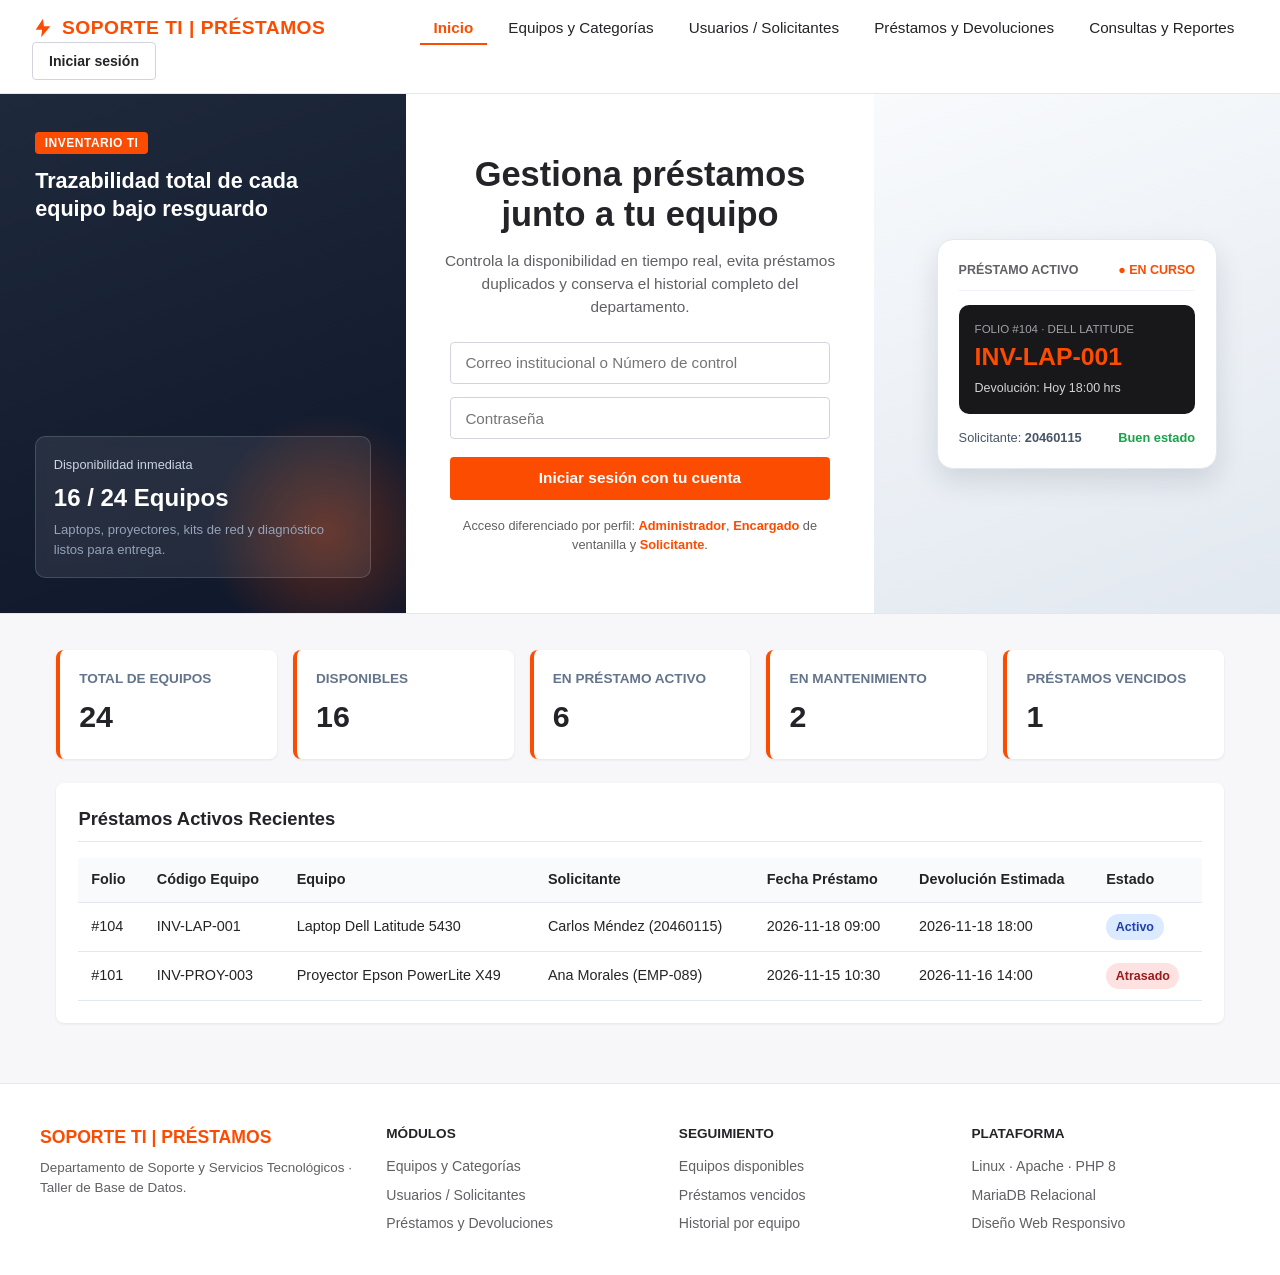
<file: index.html>
<!DOCTYPE html>
<html lang="es">
<head>
    <meta charset="UTF-8">
    <meta name="viewport" content="width=device-width, initial-scale=1.0">
    <title>Inicio | Soporte TI - Control de Préstamos</title>
    <link rel="stylesheet" href="css/estilos.css">
    <style>
        :root {
            --naranja-brand: #FC4C02;
            --naranja-hover: #e04400;
            --negro-texto: #242428;
            --gris-suave: #606065;
            --borde-claro: #e5e7eb;
        }

        body.pagina-inicio {
            background-color: #ffffff;
            color: var(--negro-texto);
        }

        /* Navbar blanca con marca naranja */
        .pagina-inicio .navbar {
            background-color: #ffffff;
            color: var(--negro-texto);
            border-bottom: 1px solid var(--borde-claro);
            box-shadow: none;
            padding: 0.85rem 2rem;
        }

        .pagina-inicio .navbar-brand {
            color: var(--naranja-brand);
            font-weight: 900;
            font-size: 1.2rem;
            letter-spacing: 0.5px;
            display: inline-flex;
            align-items: center;
            gap: 0.5rem;
            text-transform: uppercase;
        }

        .pagina-inicio .nav-toggle {
            color: var(--negro-texto);
            border-color: #cbd5e1;
        }

        .pagina-inicio .nav-links a {
            color: var(--negro-texto);
            font-weight: 500;
            border-radius: 4px;
        }

        .pagina-inicio .nav-links a:hover {
            background-color: transparent;
            color: var(--naranja-brand);
        }

        .pagina-inicio .nav-links a.activo {
            background-color: transparent;
            color: var(--naranja-brand);
            font-weight: 700;
            border-bottom: 2px solid var(--naranja-brand);
            border-radius: 0;
        }

        .btn-nav-outline {
            border: 1px solid #d1d5db;
            background: #ffffff;
            color: var(--negro-texto);
            padding: 0.45rem 1rem;
            border-radius: 4px;
            font-size: 0.88rem;
            font-weight: 600;
            text-decoration: none;
            transition: all 0.2s;
        }

        .btn-nav-outline:hover {
            border-color: var(--naranja-brand);
            color: var(--naranja-brand);
        }

        /* Hero de 3 columnas estilo moderno */
        .hero-strava {
            max-width: 1320px;
            margin: 0 auto;
            display: grid;
            grid-template-columns: 1fr 1.15fr 1fr;
            min-height: 520px;
            border-bottom: 1px solid var(--borde-claro);
        }

        .hero-visual-izq {
            background: linear-gradient(160deg, #1e293b 0%, #0f172a 100%);
            color: #ffffff;
            padding: 2.2rem;
            display: flex;
            flex-direction: column;
            justify-content: space-between;
            position: relative;
            overflow: hidden;
        }

        .hero-visual-izq::after {
            content: "";
            position: absolute;
            width: 240px;
            height: 240px;
            background: radial-gradient(circle, rgba(252,76,2,0.32) 0%, transparent 70%);
            bottom: -40px;
            right: -40px;
        }

        .tarjeta-flotante-oscura {
            background: rgba(255, 255, 255, 0.08);
            border: 1px solid rgba(255, 255, 255, 0.15);
            backdrop-filter: blur(6px);
            border-radius: 10px;
            padding: 1.1rem;
            position: relative;
            z-index: 1;
        }

        .hero-centro {
            padding: 2.8rem 2.2rem;
            display: flex;
            flex-direction: column;
            justify-content: center;
            align-items: center;
            text-align: center;
            background: #ffffff;
        }

        .hero-centro h1 {
            font-size: 2.15rem;
            font-weight: 800;
            color: var(--negro-texto);
            line-height: 1.18;
            margin-bottom: 0.85rem;
        }

        .hero-centro p.subtitulo {
            color: var(--gris-suave);
            font-size: 0.96rem;
            max-width: 410px;
            margin-bottom: 1.5rem;
        }

        .form-login-hero {
            width: 100%;
            max-width: 380px;
            text-align: left;
            display: flex;
            flex-direction: column;
            gap: 0.85rem;
        }

        .form-login-hero input {
            width: 100%;
            padding: 0.72rem 0.9rem;
            border: 1px solid #d1d5db;
            border-radius: 4px;
            font-size: 0.95rem;
        }

        .form-login-hero input:focus {
            border-color: var(--naranja-brand);
        }

        .btn-naranja-full {
            width: 100%;
            background-color: var(--naranja-brand);
            color: #ffffff;
            border: none;
            padding: 0.78rem 1rem;
            border-radius: 4px;
            font-size: 0.96rem;
            font-weight: 700;
            cursor: pointer;
            transition: background 0.2s;
            margin-top: 0.25rem;
        }

        .btn-naranja-full:hover {
            background-color: var(--naranja-hover);
        }

        .nota-roles {
            font-size: 0.8rem;
            color: var(--gris-suave);
            margin-top: 1rem;
            max-width: 360px;
        }

        .nota-roles span {
            color: var(--naranja-brand);
            font-weight: 600;
        }

        .hero-visual-der {
            background: linear-gradient(160deg, #f8fafc 0%, #e2e8f0 100%);
            padding: 2.2rem;
            display: flex;
            flex-direction: column;
            justify-content: center;
            align-items: center;
        }

        .mockup-dispositivo {
            background: #ffffff;
            border-radius: 16px;
            padding: 1.3rem;
            width: 100%;
            max-width: 280px;
            box-shadow: 0 12px 28px rgba(15, 23, 42, 0.12);
            border: 1px solid #e2e8f0;
        }

        .mockup-header {
            display: flex;
            justify-content: space-between;
            align-items: center;
            font-size: 0.78rem;
            font-weight: 700;
            color: var(--gris-suave);
            padding-bottom: 0.65rem;
            border-bottom: 1px solid #f1f5f9;
            margin-bottom: 0.85rem;
        }

        .mockup-metrica {
            background: #18181b;
            color: #ffffff;
            border-radius: 10px;
            padding: 1rem;
            margin-bottom: 0.85rem;
        }

        .mockup-metrica .tiempo {
            font-size: 1.55rem;
            font-weight: 800;
            color: var(--naranja-brand);
        }

        /* Sección operativa inferior */
        .seccion-operativa {
            background-color: #f7f7fa;
            padding: 2.2rem 1rem;
        }

        .pagina-inicio .kpi-card {
            border-left-color: var(--naranja-brand);
        }

        .pagina-inicio .panel h2,
        .pagina-inicio th {
            color: var(--negro-texto);
        }

        /* Footer multipanel estilo Strava */
        .footer-strava {
            background: #ffffff;
            border-top: 1px solid var(--borde-claro);
            padding: 2.5rem 2rem;
            text-align: left;
        }

        .footer-grid {
            max-width: 1200px;
            margin: 0 auto;
            display: grid;
            grid-template-columns: 1.2fr repeat(3, 1fr);
            gap: 1.5rem;
        }

        .footer-grid h4 {
            font-size: 0.85rem;
            text-transform: uppercase;
            color: var(--negro-texto);
            margin-bottom: 0.75rem;
        }

        .footer-grid ul {
            list-style: none;
            display: flex;
            flex-direction: column;
            gap: 0.45rem;
        }

        .footer-grid a {
            text-decoration: none;
            color: var(--gris-suave);
            font-size: 0.88rem;
        }

        .footer-grid a:hover {
            color: var(--naranja-brand);
        }

        @media (max-width: 960px) {
            .hero-strava {
                grid-template-columns: 1fr;
            }
            .hero-visual-izq, .hero-visual-der {
                padding: 1.5rem;
            }
            .footer-grid {
                grid-template-columns: 1fr 1fr;
            }
            .btn-nav-outline {
                display: none;
            }
        }

        @media (max-width: 600px) {
            .footer-grid {
                grid-template-columns: 1fr;
            }
        }
    </style>
</head>
<body class="pagina-inicio">
    <nav class="navbar">
        <a href="index.html" class="navbar-brand">
            <svg width="22" height="22" viewBox="0 0 24 24" fill="none" aria-hidden="true">
                <path d="M12 2L4 14H11L10 22L20 10H13L12 2Z" fill="#FC4C02"/>
            </svg>
            Soporte TI | Préstamos
        </a>

        <button class="nav-toggle" id="btnMenu" aria-label="Abrir menú">☰ Menú</button>

        <ul class="nav-links" id="navLinks">
            <li><a href="index.html" class="activo">Inicio</a></li>
            <li><a href="equipos.html">Equipos y Categorías</a></li>
            <li><a href="solicitantes.html">Usuarios / Solicitantes</a></li>
            <li><a href="prestamos.html">Préstamos y Devoluciones</a></li>
            <li><a href="consultas.html">Consultas y Reportes</a></li>
        </ul>

        <a href="#acceso-personal" class="btn-nav-outline">Iniciar sesión</a>
    </nav>

    <!-- Sección Principal estilo Hero -->
    <section class="hero-strava" id="acceso-personal">
        <!-- Columna Izquierda -->
        <div class="hero-visual-izq">
            <div>
                <span style="background:#FC4C02; padding:0.25rem 0.6rem; border-radius:4px; font-size:0.75rem; font-weight:700; letter-spacing:0.5px;">INVENTARIO TI</span>
                <h2 style="font-size:1.35rem; margin-top:0.85rem; line-height:1.3;">Trazabilidad total de cada equipo bajo resguardo</h2>
            </div>

            <div class="tarjeta-flotante-oscura">
                <div style="font-size:0.8rem; color:#cbd5e1; margin-bottom:0.35rem;">Disponibilidad inmediata</div>
                <div style="font-size:1.5rem; font-weight:800; color:#ffffff;">16 / 24 Equipos</div>
                <div style="font-size:0.82rem; color:#94a3b8; margin-top:0.3rem;">Laptops, proyectores, kits de red y diagnóstico listos para entrega.</div>
            </div>
        </div>

        <!-- Columna Central (Título + Login) -->
        <div class="hero-centro">
            <h1>Gestiona préstamos junto a tu equipo</h1>
            <p class="subtitulo">
                Controla la disponibilidad en tiempo real, evita préstamos duplicados y conserva el historial completo del departamento.
            </p>

            <form class="form-login-hero" action="api/login.php" method="POST" data-demo-form="Inicio de Sesión">
                <div>
                    <input type="text" id="usuario_login" name="usuario_login" placeholder="Correo institucional o Número de control" required>
                </div>
                <div>
                    <input type="password" id="password" name="password" placeholder="Contraseña" required>
                </div>
                <button type="submit" class="btn-naranja-full">Iniciar sesión con tu cuenta</button>
            </form>

            <p class="nota-roles">
                Acceso diferenciado por perfil: <span>Administrador</span>, <span>Encargado</span> de ventanilla y <span>Solicitante</span>.
            </p>
        </div>

        <!-- Columna Derecha -->
        <div class="hero-visual-der">
            <div class="mockup-dispositivo">
                <div class="mockup-header">
                    <span>PRÉSTAMO ACTIVO</span>
                    <span style="color:#FC4C02;">● EN CURSO</span>
                </div>
                <div class="mockup-metrica">
                    <div style="font-size:0.72rem; color:#a1a1aa; text-transform:uppercase;">Folio #104 · Dell Latitude</div>
                    <div class="tiempo">INV-LAP-001</div>
                    <div style="font-size:0.78rem; color:#d4d4d8; margin-top:0.25rem;">Devolución: Hoy 18:00 hrs</div>
                </div>
                <div style="display:flex; justify-content:space-between; font-size:0.8rem; color:#475569;">
                    <span>Solicitante: <strong>20460115</strong></span>
                    <span style="color:#16a34a; font-weight:700;">Buen estado</span>
                </div>
            </div>
        </div>
    </section>

    <!-- Resumen Operativo -->
    <div class="seccion-operativa">
        <main class="contenedor" style="margin-top:0;">
            <section class="grid-kpi">
                <div class="kpi-card">
                    <h3>Total de Equipos</h3>
                    <div class="numero">24</div>
                </div>
                <div class="kpi-card verde">
                    <h3>Disponibles</h3>
                    <div class="numero">16</div>
                </div>
                <div class="kpi-card">
                    <h3>En Préstamo Activo</h3>
                    <div class="numero">6</div>
                </div>
                <div class="kpi-card amarillo">
                    <h3>En Mantenimiento</h3>
                    <div class="numero">2</div>
                </div>
                <div class="kpi-card rojo">
                    <h3>Préstamos Vencidos</h3>
                    <div class="numero">1</div>
                </div>
            </section>

            <section class="panel" style="margin-bottom:0;">
                <h2>Préstamos Activos Recientes</h2>
                <div class="tabla-responsive">
                    <table>
                        <thead>
                            <tr>
                                <th>Folio</th>
                                <th>Código Equipo</th>
                                <th>Equipo</th>
                                <th>Solicitante</th>
                                <th>Fecha Préstamo</th>
                                <th>Devolución Estimada</th>
                                <th>Estado</th>
                            </tr>
                        </thead>
                        <tbody>
                            <tr>
                                <td>#104</td>
                                <td>INV-LAP-001</td>
                                <td>Laptop Dell Latitude 5430</td>
                                <td>Carlos Méndez (20460115)</td>
                                <td>2026-11-18 09:00</td>
                                <td>2026-11-18 18:00</td>
                                <td><span class="badge badge-activo">activo</span></td>
                            </tr>
                            <tr>
                                <td>#101</td>
                                <td>INV-PROY-003</td>
                                <td>Proyector Epson PowerLite X49</td>
                                <td>Ana Morales (EMP-089)</td>
                                <td>2026-11-15 10:30</td>
                                <td>2026-11-16 14:00</td>
                                <td><span class="badge badge-atrasado">atrasado</span></td>
                            </tr>
                        </tbody>
                    </table>
                </div>
            </section>
        </main>
    </div>

    <!-- Footer en columnas -->
    <footer class="footer-strava">
        <div class="footer-grid">
            <div>
                <div style="color:#FC4C02; font-weight:900; font-size:1.1rem; margin-bottom:0.5rem;">SOPORTE TI | PRÉSTAMOS</div>
                <p style="font-size:0.84rem; color:#606065;">Departamento de Soporte y Servicios Tecnológicos · Taller de Base de Datos.</p>
            </div>
            <div>
                <h4>Módulos</h4>
                <ul>
                    <li><a href="equipos.html">Equipos y Categorías</a></li>
                    <li><a href="solicitantes.html">Usuarios / Solicitantes</a></li>
                    <li><a href="prestamos.html">Préstamos y Devoluciones</a></li>
                </ul>
            </div>
            <div>
                <h4>Seguimiento</h4>
                <ul>
                    <li><a href="consultas.html">Equipos disponibles</a></li>
                    <li><a href="consultas.html">Préstamos vencidos</a></li>
                    <li><a href="consultas.html">Historial por equipo</a></li>
                </ul>
            </div>
            <div>
                <h4>Plataforma</h4>
                <ul>
                    <li><a href="#acceso-personal">Linux · Apache · PHP 8</a></li>
                    <li><a href="#acceso-personal">MariaDB Relacional</a></li>
                    <li><a href="#acceso-personal">Diseño Web Responsivo</a></li>
                </ul>
            </div>
        </div>
    </footer>

    <script src="js/app.js"></script>
</body>
</html>
</file>
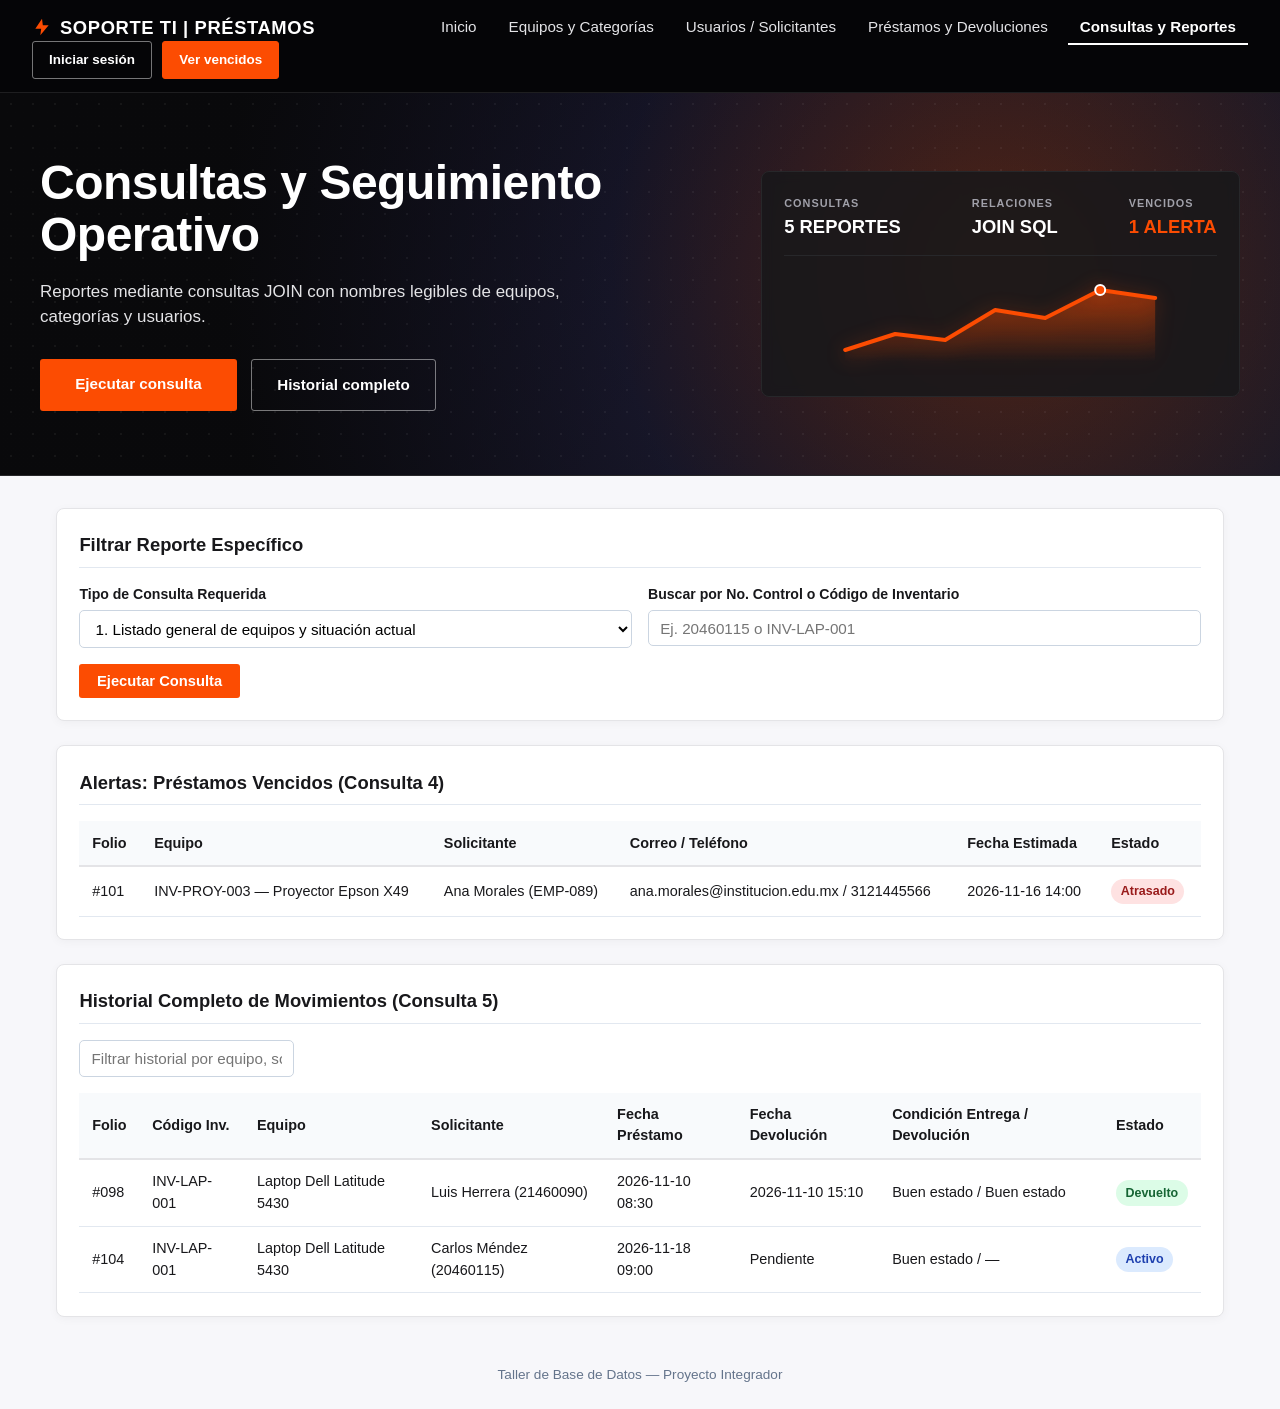
<file: consultas.html>
<!DOCTYPE html>
<html lang="es">
<head>
    <meta charset="UTF-8">
    <meta name="viewport" content="width=device-width, initial-scale=1.0">
    <title>Consultas y Reportes | Soporte TI - Control de Préstamos</title>
    <link rel="stylesheet" href="css/estilos.css">
    <style>
        :root {
            --naranja-brand: #FC4C02;
            --naranja-hover: #e04400;
            --negro-nav: #050507;
            --negro-texto: #18181b;
            --gris-texto: #52525b;
            --fondo-claro: #f7f7fa;
        }

        body.pagina-consultas {
            background-color: var(--fondo-claro);
            color: var(--negro-texto);
        }

        /* Navbar negra con doble botón a la derecha */
        .pagina-consultas .navbar {
            background-color: var(--negro-nav);
            border-bottom: 1px solid rgba(255, 255, 255, 0.1);
            box-shadow: none;
            padding: 0.85rem 2rem;
        }

        .pagina-consultas .navbar-brand {
            color: #ffffff;
            font-weight: 900;
            font-size: 1.15rem;
            letter-spacing: 0.6px;
            display: inline-flex;
            align-items: center;
            gap: 0.5rem;
            text-transform: uppercase;
        }

        .pagina-consultas .nav-links a {
            color: #e4e4e7;
            font-weight: 500;
            border-radius: 0;
            padding: 0.45rem 0.75rem;
        }

        .pagina-consultas .nav-links a:hover {
            background-color: transparent;
            color: #ffffff;
        }

        .pagina-consultas .nav-links a.activo {
            background-color: transparent;
            color: #ffffff;
            font-weight: 700;
            border-bottom: 2px solid #ffffff;
        }

        .nav-acciones-der {
            display: flex;
            align-items: center;
            gap: 0.65rem;
        }

        .btn-nav-outline-dark {
            border: 1px solid rgba(255, 255, 255, 0.45);
            background: transparent;
            color: #ffffff;
            padding: 0.48rem 1rem;
            border-radius: 3px;
            font-size: 0.84rem;
            font-weight: 700;
            text-decoration: none;
            transition: border-color 0.2s, background 0.2s;
        }

        .btn-nav-outline-dark:hover {
            border-color: #ffffff;
            background: rgba(255, 255, 255, 0.08);
        }

        .btn-nav-naranja {
            background: var(--naranja-brand);
            border: 1px solid var(--naranja-brand);
            color: #ffffff;
            padding: 0.48rem 1rem;
            border-radius: 3px;
            font-size: 0.84rem;
            font-weight: 700;
            text-decoration: none;
            transition: background 0.2s;
        }

        .btn-nav-naranja:hover {
            background: var(--naranja-hover);
        }

        /* Hero analítico oscuro con gráfica de actividad naranja */
        .hero-consultas {
            position: relative;
            overflow: hidden;
            background:
                radial-gradient(circle at 78% 45%, rgba(252, 76, 2, 0.25) 0%, rgba(30, 27, 75, 0.25) 38%, rgba(9, 9, 11, 0.98) 76%),
                linear-gradient(125deg, #09090b 0%, #14141c 55%, #18181b 100%);
            color: #ffffff;
            padding: 4rem 2rem;
            border-bottom: 1px solid #27272a;
        }

        .hero-consultas::before {
            content: "";
            position: absolute;
            inset: 0;
            background-image: radial-gradient(rgba(255, 255, 255, 0.05) 1px, transparent 1px);
            background-size: 22px 22px;
            pointer-events: none;
        }

        .hero-consultas-inner {
            position: relative;
            z-index: 1;
            max-width: 1200px;
            margin: 0 auto;
            display: grid;
            grid-template-columns: 1.35fr 0.95fr;
            align-items: center;
            gap: 2.5rem;
        }

        .hero-consultas h1 {
            font-size: 3rem;
            font-weight: 800;
            line-height: 1.08;
            letter-spacing: -0.5px;
            color: #ffffff;
            margin-bottom: 1.1rem;
            max-width: 610px;
        }

        .hero-consultas p {
            font-size: 1.06rem;
            color: #e4e4e7;
            margin-bottom: 1.85rem;
            max-width: 540px;
            font-weight: 500;
        }

        .hero-botones {
            display: flex;
            gap: 0.85rem;
            flex-wrap: wrap;
        }

        .btn-hero-solid {
            display: inline-block;
            background-color: var(--naranja-brand);
            color: #ffffff;
            padding: 0.85rem 2.2rem;
            border-radius: 3px;
            font-size: 0.95rem;
            font-weight: 700;
            text-decoration: none;
            transition: background 0.2s, transform 0.15s;
        }

        .btn-hero-solid:hover {
            background-color: var(--naranja-hover);
            transform: translateY(-1px);
        }

        .btn-hero-ghost {
            display: inline-block;
            border: 1px solid rgba(255, 255, 255, 0.45);
            color: #ffffff;
            padding: 0.85rem 1.6rem;
            border-radius: 3px;
            font-size: 0.95rem;
            font-weight: 700;
            text-decoration: none;
            transition: background 0.2s, border-color 0.2s;
        }

        .btn-hero-ghost:hover {
            border-color: #ffffff;
            background: rgba(255, 255, 255, 0.08);
        }

        /* Bloque derecho: tarjeta de telemetría y curva de rendimiento */
        .hero-analitica-derecha {
            background: rgba(24, 24, 27, 0.85);
            border: 1px solid #27272a;
            border-radius: 8px;
            padding: 1.4rem;
            backdrop-filter: blur(6px);
        }

        .metricas-analitica {
            display: flex;
            justify-content: space-between;
            gap: 1rem;
            margin-bottom: 1rem;
            padding-bottom: 0.85rem;
            border-bottom: 1px solid #27272a;
        }

        .metrica-box .etiqueta {
            display: block;
            font-size: 0.68rem;
            font-weight: 700;
            letter-spacing: 1px;
            text-transform: uppercase;
            color: #a1a1aa;
        }

        .metrica-box .valor {
            display: block;
            font-size: 1.15rem;
            font-weight: 800;
            color: #ffffff;
            margin-top: 0.15rem;
        }

        .grafica-analitica {
            width: 100%;
            height: 95px;
            filter: drop-shadow(0 4px 10px rgba(252, 76, 2, 0.4));
        }

        /* Paneles y tablas inferiores */
        .pagina-consultas .contenedor {
            margin-top: 2rem;
        }

        .pagina-consultas .panel {
            border: 1px solid #e4e4e7;
            box-shadow: 0 2px 10px rgba(0, 0, 0, 0.04);
        }

        .pagina-consultas .panel h2 {
            color: var(--negro-texto);
        }

        .pagina-consultas input:focus,
        .pagina-consultas select:focus {
            border-color: var(--naranja-brand);
        }

        .pagina-consultas .btn-primario {
            background-color: var(--naranja-brand);
            color: #ffffff;
            border-radius: 3px;
        }

        .pagina-consultas .btn-primario:hover {
            background-color: var(--naranja-hover);
        }

        .pagina-consultas th {
            color: var(--negro-texto);
            border-bottom: 2px solid #e4e4e7;
        }

        @media (max-width: 920px) {
            .nav-acciones-der {
                display: none;
            }
            .hero-consultas-inner {
                grid-template-columns: 1fr;
            }
            .hero-consultas h1 {
                font-size: 2.2rem;
            }
            .metricas-analitica {
                flex-wrap: wrap;
            }
        }
    </style>
</head>
<body class="pagina-consultas">
    <nav class="navbar">
        <a href="index.html" class="navbar-brand">
            <svg width="20" height="20" viewBox="0 0 24 24" fill="none" aria-hidden="true">
                <path d="M12 2L4 14H11L10 22L20 10H13L12 2Z" fill="#FC4C02"/>
            </svg>
            Soporte TI | Préstamos
        </a>

        <button class="nav-toggle" id="btnMenu" aria-label="Abrir menú">☰ Menú</button>

        <ul class="nav-links" id="navLinks">
            <li><a href="index.html">Inicio</a></li>
            <li><a href="equipos.html">Equipos y Categorías</a></li>
            <li><a href="solicitantes.html">Usuarios / Solicitantes</a></li>
            <li><a href="prestamos.html">Préstamos y Devoluciones</a></li>
            <li><a href="consultas.html" class="activo">Consultas y Reportes</a></li>
        </ul>

        <div class="nav-acciones-der">
            <a href="index.html#acceso-personal" class="btn-nav-outline-dark">Iniciar sesión</a>
            <a href="#alertas-vencidos" class="btn-nav-naranja">Ver vencidos</a>
        </div>
    </nav>

    <!-- Hero analítico oscuro -->
    <header class="hero-consultas">
        <div class="hero-consultas-inner">
            <div>
                <h1>Consultas y Seguimiento Operativo</h1>
                <p>Reportes mediante consultas JOIN con nombres legibles de equipos, categorías y usuarios.</p>
                <div class="hero-botones">
                    <a href="#filtro-reportes" class="btn-hero-solid">Ejecutar consulta</a>
                    <a href="#historial-movimientos" class="btn-hero-ghost">Historial completo</a>
                </div>
            </div>

            <div class="hero-analitica-derecha" aria-hidden="true">
                <div class="metricas-analitica">
                    <div class="metrica-box">
                        <span class="etiqueta">Consultas</span>
                        <span class="valor">5 REPORTES</span>
                    </div>
                    <div class="metrica-box">
                        <span class="etiqueta">Relaciones</span>
                        <span class="valor">JOIN SQL</span>
                    </div>
                    <div class="metrica-box">
                        <span class="etiqueta">Vencidos</span>
                        <span class="valor" style="color:#FC4C02;">1 ALERTA</span>
                    </div>
                </div>

                <svg class="grafica-analitica" viewBox="0 0 320 95" fill="none">
                    <defs>
                        <linearGradient id="areaNaranja" x1="0" y1="0" x2="0" y2="1">
                            <stop offset="0%" stop-color="#FC4C02" stop-opacity="0.45"/>
                            <stop offset="100%" stop-color="#FC4C02" stop-opacity="0"/>
                        </linearGradient>
                    </defs>
                    <path d="M5 78 L55 62 L105 68 L155 38 L205 46 L260 18 L315 26 L315 90 L5 90 Z" fill="url(#areaNaranja)"/>
                    <path d="M5 78 L55 62 L105 68 L155 38 L205 46 L260 18 L315 26"
                          stroke="#FC4C02" stroke-width="4" stroke-linecap="round" stroke-linejoin="round"/>
                    <circle cx="260" cy="18" r="5" fill="#FC4C02" stroke="#ffffff" stroke-width="2"/>
                </svg>
            </div>
        </div>
    </header>

    <main class="contenedor">
        <section class="panel" id="filtro-reportes">
            <h2>Filtrar Reporte Específico</h2>
            <form action="api/consultas.php" method="GET" data-demo-form="Consulta de Reporte">
                <div class="form-grid">
                    <div class="form-grupo">
                        <label for="tipo_reporte">Tipo de Consulta Requerida</label>
                        <select id="tipo_reporte" name="tipo_reporte">
                            <option value="general">1. Listado general de equipos y situación actual</option>
                            <option value="disponibles">2. Equipos disponibles para préstamo</option>
                            <option value="activos">3. Préstamos activos y resguardante</option>
                            <option value="vencidos">4. Préstamos con fecha de devolución vencida</option>
                            <option value="historial">5. Historial por persona o equipo</option>
                        </select>
                    </div>
                    <div class="form-grupo">
                        <label for="criterio_busqueda">Buscar por No. Control o Código de Inventario</label>
                        <input type="text" id="criterio_busqueda" name="q" placeholder="Ej. 20460115 o INV-LAP-001">
                    </div>
                </div>
                <div class="acciones-form">
                    <button type="submit" class="btn btn-primario">Ejecutar Consulta</button>
                </div>
            </form>
        </section>

        <section class="panel" id="alertas-vencidos">
            <h2>Alertas: Préstamos Vencidos (Consulta 4)</h2>
            <div class="tabla-responsive">
                <table>
                    <thead>
                        <tr>
                            <th>Folio</th>
                            <th>Equipo</th>
                            <th>Solicitante</th>
                            <th>Correo / Teléfono</th>
                            <th>Fecha Estimada</th>
                            <th>Estado</th>
                        </tr>
                    </thead>
                    <tbody>
                        <tr>
                            <td>#101</td>
                            <td>INV-PROY-003 — Proyector Epson X49</td>
                            <td>Ana Morales (EMP-089)</td>
                            <td>ana.morales@institucion.edu.mx / 3121445566</td>
                            <td>2026-11-16 14:00</td>
                            <td><span class="badge badge-atrasado">atrasado</span></td>
                        </tr>
                    </tbody>
                </table>
            </div>
        </section>

        <section class="panel" id="historial-movimientos">
            <h2>Historial Completo de Movimientos (Consulta 5)</h2>
            <div class="barra-filtro">
                <input type="text" placeholder="Filtrar historial por equipo, solicitante o condición..." data-filtro-tabla="tablaHistorial">
            </div>
            <div class="tabla-responsive">
                <table id="tablaHistorial">
                    <thead>
                        <tr>
                            <th>Folio</th>
                            <th>Código Inv.</th>
                            <th>Equipo</th>
                            <th>Solicitante</th>
                            <th>Fecha Préstamo</th>
                            <th>Fecha Devolución</th>
                            <th>Condición Entrega / Devolución</th>
                            <th>Estado</th>
                        </tr>
                    </thead>
                    <tbody>
                        <tr>
                            <td>#098</td>
                            <td>INV-LAP-001</td>
                            <td>Laptop Dell Latitude 5430</td>
                            <td>Luis Herrera (21460090)</td>
                            <td>2026-11-10 08:30</td>
                            <td>2026-11-10 15:10</td>
                            <td>Buen estado / Buen estado</td>
                            <td><span class="badge badge-devuelto">devuelto</span></td>
                        </tr>
                        <tr>
                            <td>#104</td>
                            <td>INV-LAP-001</td>
                            <td>Laptop Dell Latitude 5430</td>
                            <td>Carlos Méndez (20460115)</td>
                            <td>2026-11-18 09:00</td>
                            <td>Pendiente</td>
                            <td>Buen estado / —</td>
                            <td><span class="badge badge-activo">activo</span></td>
                        </tr>
                    </tbody>
                </table>
            </div>
        </section>
    </main>

    <footer>Taller de Base de Datos — Proyecto Integrador</footer>
    <script src="js/app.js"></script>
</body>
</html>
</file>
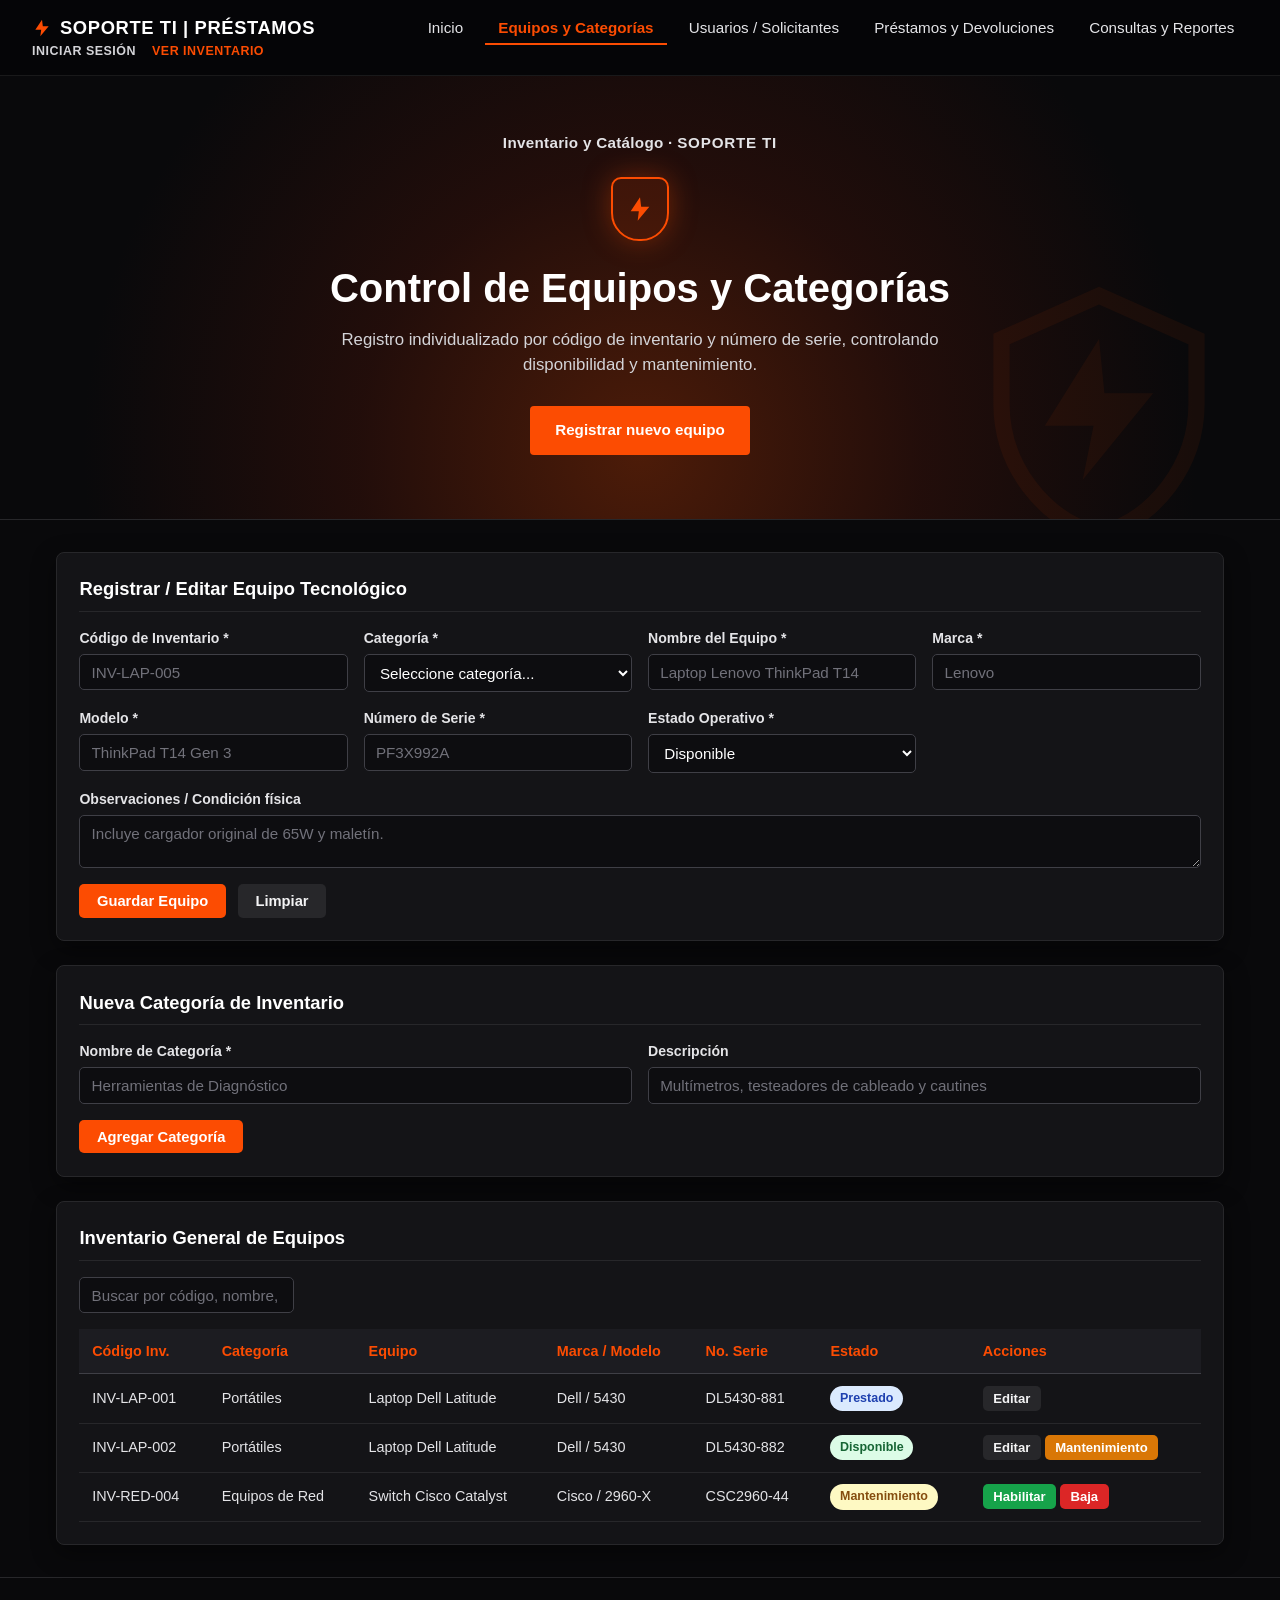
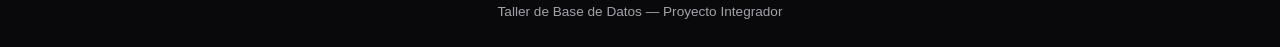
<file: equipos.html>
<!DOCTYPE html>
<html lang="es">
<head>
    <meta charset="UTF-8">
    <meta name="viewport" content="width=device-width, initial-scale=1.0">
    <title>Equipos y Categorías | Soporte TI - Control de Préstamos</title>
    <link rel="stylesheet" href="css/estilos.css">
    <style>
        :root {
            --naranja-brand: #FC4C02;
            --naranja-hover: #e04400;
            --negro-base: #09090b;
            --panel-oscuro: #141417;
            --panel-borde: #27272a;
            --input-bg: #0d0d10;
            --texto-claro: #f4f4f5;
            --texto-aten: #a1a1aa;
        }

        body.pagina-equipos-dark {
            background-color: var(--negro-base);
            color: var(--texto-claro);
        }

        /* Navbar oscura estilo hero */
        .pagina-equipos-dark .navbar {
            background-color: #050507;
            border-bottom: 1px solid rgba(255, 255, 255, 0.08);
            box-shadow: none;
            padding: 0.9rem 2rem;
        }

        .pagina-equipos-dark .navbar-brand {
            color: #ffffff;
            font-weight: 900;
            font-size: 1.15rem;
            letter-spacing: 0.6px;
            display: inline-flex;
            align-items: center;
            gap: 0.5rem;
            text-transform: uppercase;
        }

        .pagina-equipos-dark .nav-links a {
            color: #e4e4e7;
            font-weight: 500;
            border-radius: 4px;
        }

        .pagina-equipos-dark .nav-links a:hover {
            background-color: rgba(255, 255, 255, 0.08);
            color: #ffffff;
        }

        .pagina-equipos-dark .nav-links a.activo {
            background-color: transparent;
            color: var(--naranja-brand);
            font-weight: 700;
            border-bottom: 2px solid var(--naranja-brand);
            border-radius: 0;
        }

        .nav-util-links {
            display: flex;
            align-items: center;
            gap: 1rem;
            font-size: 0.78rem;
            font-weight: 700;
            letter-spacing: 0.5px;
            text-transform: uppercase;
        }

        .nav-util-links a {
            color: #d4d4d8;
            text-decoration: none;
            transition: color 0.2s;
        }

        .nav-util-links a:hover {
            color: var(--naranja-brand);
        }

        /* Hero oscuro con resplandor naranja/rojizo */
        .hero-equipos-dark {
            position: relative;
            overflow: hidden;
            text-align: center;
            padding: 3.5rem 1.5rem 4rem;
            background:
                radial-gradient(circle at 50% 85%, rgba(252, 76, 2, 0.28) 0%, rgba(124, 29, 8, 0.22) 38%, rgba(9, 9, 11, 0.98) 75%),
                #09090b;
            border-bottom: 1px solid var(--panel-borde);
        }

        .hero-watermark {
            position: absolute;
            right: 4%;
            bottom: -25px;
            opacity: 0.06;
            pointer-events: none;
        }

        .hero-eyebrow {
            font-size: 0.95rem;
            font-weight: 600;
            color: #e4e4e7;
            margin-bottom: 1.4rem;
            letter-spacing: 0.3px;
        }

        .hero-eyebrow span {
            font-weight: 900;
            letter-spacing: 0.8px;
            text-transform: uppercase;
        }

        .hero-badge-escudo {
            width: 58px;
            height: 64px;
            margin: 0 auto 1.5rem;
            display: flex;
            align-items: center;
            justify-content: center;
            background: rgba(252, 76, 2, 0.12);
            border: 2px solid var(--naranja-brand);
            border-radius: 10px 10px 28px 28px;
            box-shadow: 0 0 28px rgba(252, 76, 2, 0.35);
        }

        .hero-equipos-dark h1 {
            font-size: 2.5rem;
            font-weight: 800;
            color: #ffffff;
            line-height: 1.15;
            max-width: 680px;
            margin: 0 auto 1rem;
        }

        .hero-equipos-dark p {
            color: #d4d4d8;
            font-size: 1.05rem;
            max-width: 600px;
            margin: 0 auto 1.8rem;
        }

        .btn-hero-naranja {
            background-color: var(--naranja-brand);
            color: #ffffff;
            padding: 0.8rem 1.6rem;
            border-radius: 4px;
            font-weight: 700;
            font-size: 0.95rem;
            text-decoration: none;
            display: inline-block;
            transition: background 0.2s, transform 0.15s;
        }

        .btn-hero-naranja:hover {
            background-color: var(--naranja-hover);
            transform: translateY(-1px);
        }

        /* Paneles, Formularios y Tabla en modo oscuro */
        .pagina-equipos-dark .contenedor {
            margin-top: 2rem;
        }

        .pagina-equipos-dark .panel {
            background-color: var(--panel-oscuro);
            border: 1px solid var(--panel-borde);
            box-shadow: 0 8px 24px rgba(0, 0, 0, 0.45);
        }

        .pagina-equipos-dark .panel h2 {
            color: #ffffff;
            border-bottom-color: var(--panel-borde);
        }

        .pagina-equipos-dark label {
            color: #e4e4e7;
        }

        .pagina-equipos-dark input,
        .pagina-equipos-dark select,
        .pagina-equipos-dark textarea {
            background-color: var(--input-bg);
            border: 1px solid #3f3f46;
            color: #ffffff;
        }

        .pagina-equipos-dark input::placeholder,
        .pagina-equipos-dark textarea::placeholder {
            color: #71717a;
        }

        .pagina-equipos-dark input:focus,
        .pagina-equipos-dark select:focus,
        .pagina-equipos-dark textarea:focus {
            border-color: var(--naranja-brand);
        }

        .pagina-equipos-dark .btn-primario {
            background-color: var(--naranja-brand);
            color: #ffffff;
        }

        .pagina-equipos-dark .btn-primario:hover {
            background-color: var(--naranja-hover);
        }

        .pagina-equipos-dark .btn-secundario {
            background-color: #27272a;
            color: #f4f4f5;
        }

        .pagina-equipos-dark .btn-secundario:hover {
            background-color: #3f3f46;
        }

        .pagina-equipos-dark th {
            background-color: #1c1c21;
            color: var(--naranja-brand);
            border-bottom: 1px solid #3f3f46;
        }

        .pagina-equipos-dark td {
            border-bottom: 1px solid #27272a;
            color: #e4e4e7;
        }

        .pagina-equipos-dark tr:hover {
            background-color: rgba(255, 255, 255, 0.03);
        }

        .pagina-equipos-dark footer {
            border-top: 1px solid var(--panel-borde);
            color: var(--texto-aten);
            margin-top: 2rem;
        }

        @media (max-width: 860px) {
            .nav-util-links {
                display: none;
            }
            .hero-equipos-dark h1 {
                font-size: 1.9rem;
            }
        }
    </style>
</head>
<body class="pagina-equipos-dark">
    <nav class="navbar">
        <a href="index.html" class="navbar-brand">
            <svg width="20" height="20" viewBox="0 0 24 24" fill="none" aria-hidden="true">
                <path d="M12 2L4 14H11L10 22L20 10H13L12 2Z" fill="#FC4C02"/>
            </svg>
            Soporte TI | Préstamos
        </a>

        <button class="nav-toggle" id="btnMenu" aria-label="Abrir menú">☰ Menú</button>

        <ul class="nav-links" id="navLinks">
            <li><a href="index.html">Inicio</a></li>
            <li><a href="equipos.html" class="activo">Equipos y Categorías</a></li>
            <li><a href="solicitantes.html">Usuarios / Solicitantes</a></li>
            <li><a href="prestamos.html">Préstamos y Devoluciones</a></li>
            <li><a href="consultas.html">Consultas y Reportes</a></li>
        </ul>

        <div class="nav-util-links">
            <a href="index.html#acceso-personal">Iniciar sesión</a>
            <a href="#inventario-general" style="color:#FC4C02;">Ver Inventario</a>
        </div>
    </nav>

    <!-- Encabezado Hero oscuro con emblema naranja -->
    <header class="hero-equipos-dark">
        <svg class="hero-watermark" width="260" height="280" viewBox="0 0 24 24" fill="none" aria-hidden="true">
            <path d="M12 2L3 6V12C3 17.55 6.84 22.74 12 24C17.16 22.74 21 17.55 21 12V6L12 2Z" stroke="#FC4C02" stroke-width="1.5"/>
            <path d="M12 6L7 14H11.5L10.5 19L17 11H12.5L12 6Z" fill="#FC4C02"/>
        </svg>

        <div class="hero-eyebrow">Inventario y Catálogo · <span>Soporte TI</span></div>

        <div class="hero-badge-escudo" aria-hidden="true">
            <svg width="28" height="28" viewBox="0 0 24 24" fill="none">
                <path d="M12 2L4 14H11L10 22L20 10H13L12 2Z" fill="#FC4C02"/>
            </svg>
        </div>

        <h1>Control de Equipos y Categorías</h1>
        <p>Registro individualizado por código de inventario y número de serie, controlando disponibilidad y mantenimiento.</p>
        <a href="#form-registro-equipo" class="btn-hero-naranja">Registrar nuevo equipo</a>
    </header>

    <main class="contenedor">
        <section class="panel" id="form-registro-equipo">
            <h2>Registrar / Editar Equipo Tecnológico</h2>
            <form action="api/equipos.php" method="POST" data-demo-form="Registro de Equipo">
                <div class="form-grid">
                    <div class="form-grupo">
                        <label for="codigo_inventario">Código de Inventario *</label>
                        <input type="text" id="codigo_inventario" name="codigo_inventario" placeholder="INV-LAP-005" required>
                    </div>
                    <div class="form-grupo">
                        <label for="id_categoria">Categoría *</label>
                        <select id="id_categoria" name="id_categoria" required>
                            <option value="">Seleccione categoría...</option>
                            <option value="1">Computadoras Portátiles</option>
                            <option value="2">Proyectores</option>
                            <option value="3">Equipos de Red</option>
                            <option value="4">Kits de Electrónica</option>
                            <option value="5">Adaptadores y Accesorios</option>
                        </select>
                    </div>
                    <div class="form-grupo">
                        <label for="nombre">Nombre del Equipo *</label>
                        <input type="text" id="nombre" name="nombre" placeholder="Laptop Lenovo ThinkPad T14" required>
                    </div>
                    <div class="form-grupo">
                        <label for="marca">Marca *</label>
                        <input type="text" id="marca" name="marca" placeholder="Lenovo" required>
                    </div>
                    <div class="form-grupo">
                        <label for="modelo">Modelo *</label>
                        <input type="text" id="modelo" name="modelo" placeholder="ThinkPad T14 Gen 3" required>
                    </div>
                    <div class="form-grupo">
                        <label for="numero_serie">Número de Serie *</label>
                        <input type="text" id="numero_serie" name="numero_serie" placeholder="PF3X992A" required>
                    </div>
                    <div class="form-grupo">
                        <label for="estado">Estado Operativo *</label>
                        <select id="estado" name="estado" required>
                            <option value="disponible">Disponible</option>
                            <option value="mantenimiento">Mantenimiento (Fuera de servicio)</option>
                            <option value="baja">Baja definitiva</option>
                        </select>
                    </div>
                    <div class="form-grupo completo">
                        <label for="observaciones">Observaciones / Condición física</label>
                        <textarea id="observaciones" name="observaciones" rows="2" placeholder="Incluye cargador original de 65W y maletín."></textarea>
                    </div>
                </div>
                <div class="acciones-form">
                    <button type="submit" class="btn btn-primario">Guardar Equipo</button>
                    <button type="reset" class="btn btn-secundario">Limpiar</button>
                </div>
            </form>
        </section>

        <section class="panel">
            <h2>Nueva Categoría de Inventario</h2>
            <form action="api/categorias.php" method="POST" data-demo-form="Registro de Categoría">
                <div class="form-grid">
                    <div class="form-grupo">
                        <label for="cat_nombre">Nombre de Categoría *</label>
                        <input type="text" id="cat_nombre" name="nombre" placeholder="Herramientas de Diagnóstico" required>
                    </div>
                    <div class="form-grupo">
                        <label for="cat_desc">Descripción</label>
                        <input type="text" id="cat_desc" name="descripcion" placeholder="Multímetros, testeadores de cableado y cautines">
                    </div>
                </div>
                <div class="acciones-form">
                    <button type="submit" class="btn btn-primario">Agregar Categoría</button>
                </div>
            </form>
        </section>

        <section class="panel" id="inventario-general">
            <h2>Inventario General de Equipos</h2>
            <div class="barra-filtro">
                <input type="text" placeholder="Buscar por código, nombre, serie o estado..." data-filtro-tabla="tablaEquipos">
            </div>
            <div class="tabla-responsive">
                <table id="tablaEquipos">
                    <thead>
                        <tr>
                            <th>Código Inv.</th>
                            <th>Categoría</th>
                            <th>Equipo</th>
                            <th>Marca / Modelo</th>
                            <th>No. Serie</th>
                            <th>Estado</th>
                            <th>Acciones</th>
                        </tr>
                    </thead>
                    <tbody>
                        <tr>
                            <td>INV-LAP-001</td>
                            <td>Portátiles</td>
                            <td>Laptop Dell Latitude</td>
                            <td>Dell / 5430</td>
                            <td>DL5430-881</td>
                            <td><span class="badge badge-prestado">prestado</span></td>
                            <td>
                                <button class="btn btn-secundario btn-sm">Editar</button>
                            </td>
                        </tr>
                        <tr>
                            <td>INV-LAP-002</td>
                            <td>Portátiles</td>
                            <td>Laptop Dell Latitude</td>
                            <td>Dell / 5430</td>
                            <td>DL5430-882</td>
                            <td><span class="badge badge-disponible">disponible</span></td>
                            <td>
                                <button class="btn btn-secundario btn-sm">Editar</button>
                                <button class="btn btn-alerta btn-sm">Mantenimiento</button>
                            </td>
                        </tr>
                        <tr>
                            <td>INV-RED-004</td>
                            <td>Equipos de Red</td>
                            <td>Switch Cisco Catalyst</td>
                            <td>Cisco / 2960-X</td>
                            <td>CSC2960-44</td>
                            <td><span class="badge badge-mantenimiento">mantenimiento</span></td>
                            <td>
                                <button class="btn btn-exito btn-sm">Habilitar</button>
                                <button class="btn btn-peligro btn-sm">Baja</button>
                            </td>
                        </tr>
                    </tbody>
                </table>
            </div>
        </section>
    </main>

    <footer>Taller de Base de Datos — Proyecto Integrador</footer>
    <script src="js/app.js"></script>
</body>
</html>
</file>
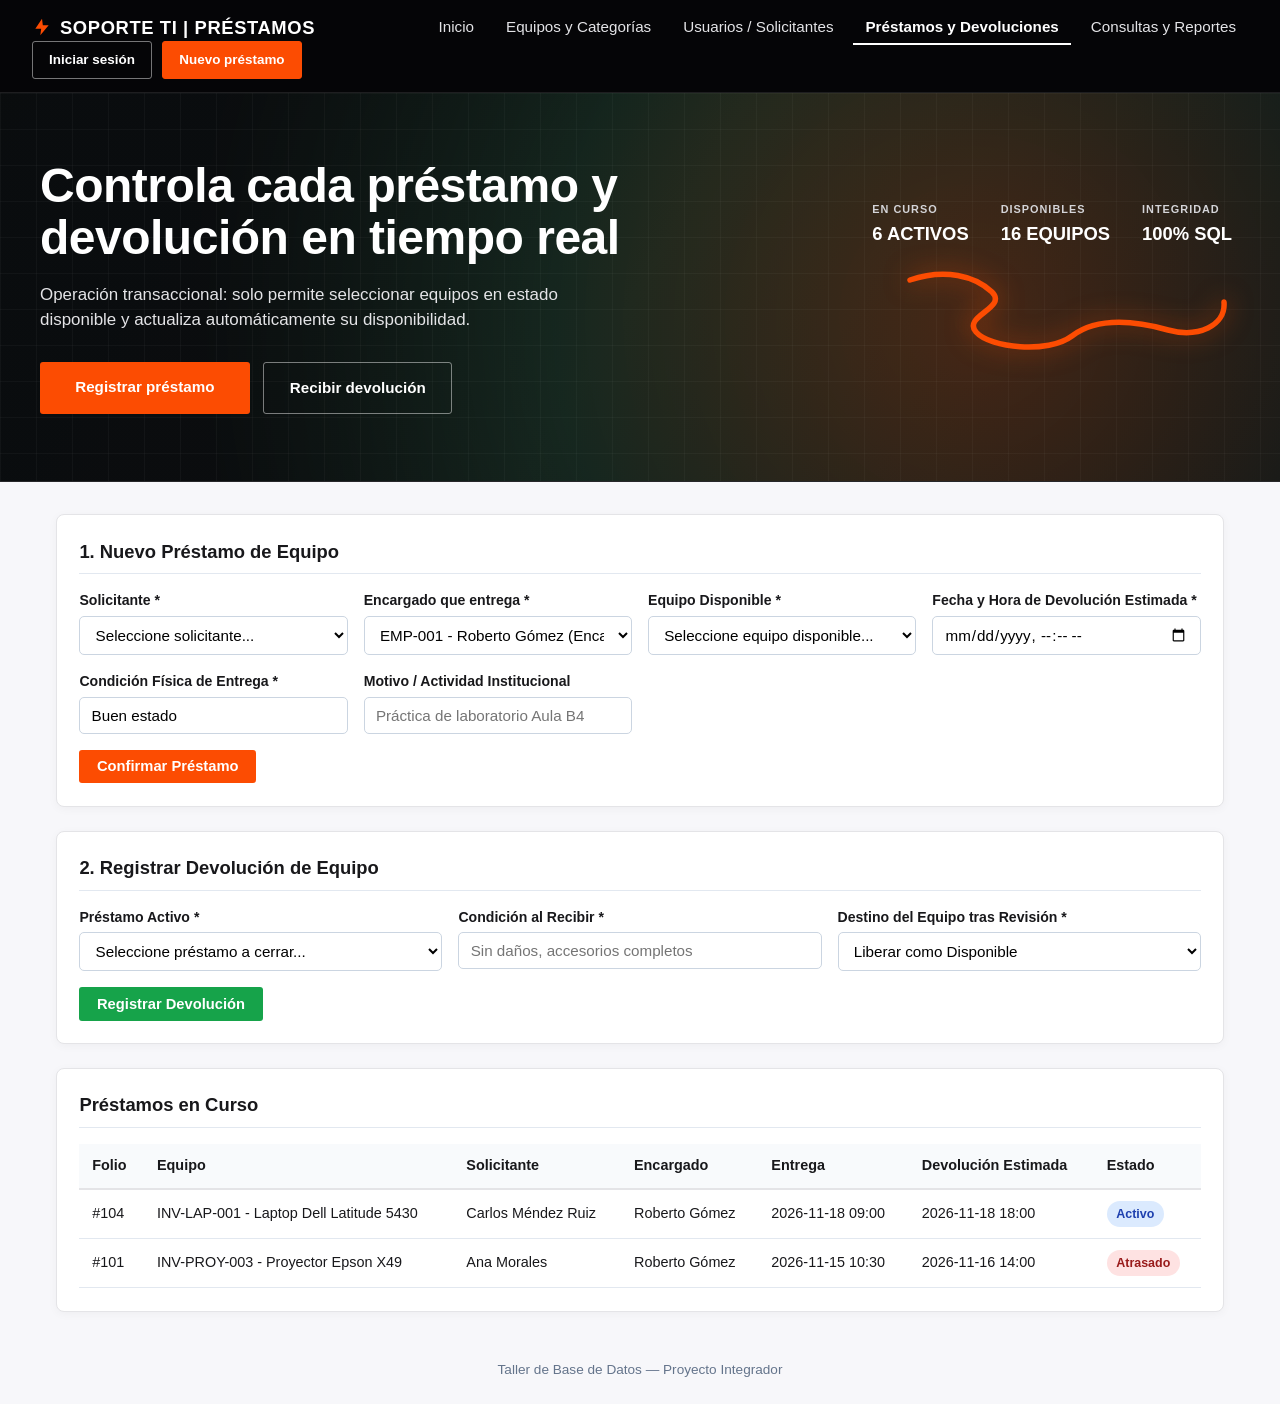
<file: prestamos.html>
<!DOCTYPE html>
<html lang="es">
<head>
    <meta charset="UTF-8">
    <meta name="viewport" content="width=device-width, initial-scale=1.0">
    <title>Préstamos y Devoluciones | Soporte TI - Control de Préstamos</title>
    <link rel="stylesheet" href="css/estilos.css">
    <style>
        :root {
            --naranja-brand: #FC4C02;
            --naranja-hover: #e04400;
            --negro-nav: #050507;
            --negro-texto: #18181b;
            --gris-texto: #52525b;
            --fondo-claro: #f7f7fa;
        }

        body.pagina-prestamos {
            background-color: var(--fondo-claro);
            color: var(--negro-texto);
        }

        /* Navbar negra con doble botón a la derecha */
        .pagina-prestamos .navbar {
            background-color: var(--negro-nav);
            border-bottom: 1px solid rgba(255, 255, 255, 0.1);
            box-shadow: none;
            padding: 0.85rem 2rem;
        }

        .pagina-prestamos .navbar-brand {
            color: #ffffff;
            font-weight: 900;
            font-size: 1.15rem;
            letter-spacing: 0.6px;
            display: inline-flex;
            align-items: center;
            gap: 0.5rem;
            text-transform: uppercase;
        }

        .pagina-prestamos .nav-links a {
            color: #e4e4e7;
            font-weight: 500;
            border-radius: 0;
            padding: 0.45rem 0.75rem;
        }

        .pagina-prestamos .nav-links a:hover {
            background-color: transparent;
            color: #ffffff;
        }

        .pagina-prestamos .nav-links a.activo {
            background-color: transparent;
            color: #ffffff;
            font-weight: 700;
            border-bottom: 2px solid #ffffff;
        }

        .nav-acciones-der {
            display: flex;
            align-items: center;
            gap: 0.65rem;
        }

        .btn-nav-outline-dark {
            border: 1px solid rgba(255, 255, 255, 0.45);
            background: transparent;
            color: #ffffff;
            padding: 0.48rem 1rem;
            border-radius: 3px;
            font-size: 0.84rem;
            font-weight: 700;
            text-decoration: none;
            transition: border-color 0.2s, background 0.2s;
        }

        .btn-nav-outline-dark:hover {
            border-color: #ffffff;
            background: rgba(255, 255, 255, 0.08);
        }

        .btn-nav-naranja {
            background: var(--naranja-brand);
            border: 1px solid var(--naranja-brand);
            color: #ffffff;
            padding: 0.48rem 1rem;
            border-radius: 3px;
            font-size: 0.84rem;
            font-weight: 700;
            text-decoration: none;
            transition: background 0.2s;
        }

        .btn-nav-naranja:hover {
            background: var(--naranja-hover);
        }

        /* Hero oscuro bosque/asfalto con métricas horizontales sobre ruta naranja */
        .hero-prestamos {
            position: relative;
            overflow: hidden;
            background:
                radial-gradient(circle at 76% 58%, rgba(252, 76, 2, 0.22) 0%, rgba(20, 42, 32, 0.35) 42%, rgba(10, 12, 14, 0.97) 78%),
                linear-gradient(120deg, #0b120f 0%, #17261f 50%, #101216 100%);
            color: #ffffff;
            padding: 4.2rem 2rem;
            border-bottom: 1px solid #27272a;
        }

        .hero-prestamos::before {
            content: "";
            position: absolute;
            inset: 0;
            background-image: linear-gradient(rgba(255, 255, 255, 0.03) 1px, transparent 1px),
                              linear-gradient(90deg, rgba(255, 255, 255, 0.03) 1px, transparent 1px);
            background-size: 36px 36px;
            pointer-events: none;
        }

        .hero-prestamos-inner {
            position: relative;
            z-index: 1;
            max-width: 1200px;
            margin: 0 auto;
            display: grid;
            grid-template-columns: 1.35fr 0.95fr;
            align-items: center;
            gap: 2.5rem;
        }

        .hero-prestamos h1 {
            font-size: 3rem;
            font-weight: 800;
            line-height: 1.08;
            letter-spacing: -0.5px;
            color: #ffffff;
            margin-bottom: 1.1rem;
            max-width: 610px;
        }

        .hero-prestamos p {
            font-size: 1.06rem;
            color: #e4e4e7;
            margin-bottom: 1.85rem;
            max-width: 540px;
            font-weight: 500;
        }

        .hero-botones {
            display: flex;
            gap: 0.85rem;
            flex-wrap: wrap;
        }

        .btn-hero-solid {
            display: inline-block;
            background-color: var(--naranja-brand);
            color: #ffffff;
            padding: 0.85rem 2.2rem;
            border-radius: 3px;
            font-size: 0.95rem;
            font-weight: 700;
            text-decoration: none;
            transition: background 0.2s, transform 0.15s;
        }

        .btn-hero-solid:hover {
            background-color: var(--naranja-hover);
            transform: translateY(-1px);
        }

        .btn-hero-ghost {
            display: inline-block;
            border: 1px solid rgba(255, 255, 255, 0.45);
            color: #ffffff;
            padding: 0.85rem 1.6rem;
            border-radius: 3px;
            font-size: 0.95rem;
            font-weight: 700;
            text-decoration: none;
            transition: background 0.2s, border-color 0.2s;
        }

        .btn-hero-ghost:hover {
            border-color: #ffffff;
            background: rgba(255, 255, 255, 0.08);
        }

        /* Bloque derecho: 3 métricas horizontales encima del trazo naranja */
        .hero-ruta-derecha {
            display: flex;
            flex-direction: column;
            align-items: flex-end;
            justify-content: center;
        }

        .metricas-horizontales {
            display: flex;
            gap: 2rem;
            margin-bottom: 0.65rem;
            padding-right: 0.5rem;
        }

        .metrica-col .etiqueta {
            display: block;
            font-size: 0.68rem;
            font-weight: 700;
            letter-spacing: 1px;
            text-transform: uppercase;
            color: #d4d4d8;
        }

        .metrica-col .valor {
            display: block;
            font-size: 1.15rem;
            font-weight: 800;
            color: #ffffff;
            margin-top: 0.15rem;
        }

        .trazo-ruta-horizontal {
            width: 100%;
            max-width: 340px;
            height: 115px;
            filter: drop-shadow(0 0 12px rgba(252, 76, 2, 0.55));
        }

        /* Paneles y formularios inferiores */
        .pagina-prestamos .contenedor {
            margin-top: 2rem;
        }

        .pagina-prestamos .panel {
            border: 1px solid #e4e4e7;
            box-shadow: 0 2px 10px rgba(0, 0, 0, 0.04);
        }

        .pagina-prestamos .panel h2 {
            color: var(--negro-texto);
        }

        .pagina-prestamos input:focus,
        .pagina-prestamos select:focus {
            border-color: var(--naranja-brand);
        }

        .pagina-prestamos .btn-primario {
            background-color: var(--naranja-brand);
            color: #ffffff;
            border-radius: 3px;
        }

        .pagina-prestamos .btn-primario:hover {
            background-color: var(--naranja-hover);
        }

        .pagina-prestamos .btn-exito {
            border-radius: 3px;
        }

        .pagina-prestamos th {
            color: var(--negro-texto);
            border-bottom: 2px solid #e4e4e7;
        }

        @media (max-width: 920px) {
            .nav-acciones-der {
                display: none;
            }
            .hero-prestamos-inner {
                grid-template-columns: 1fr;
            }
            .hero-prestamos h1 {
                font-size: 2.2rem;
            }
            .hero-ruta-derecha {
                align-items: flex-start;
            }
            .metricas-horizontales {
                gap: 1.4rem;
                flex-wrap: wrap;
            }
        }
    </style>
</head>
<body class="pagina-prestamos">
    <nav class="navbar">
        <a href="index.html" class="navbar-brand">
            <svg width="20" height="20" viewBox="0 0 24 24" fill="none" aria-hidden="true">
                <path d="M12 2L4 14H11L10 22L20 10H13L12 2Z" fill="#FC4C02"/>
            </svg>
            Soporte TI | Préstamos
        </a>

        <button class="nav-toggle" id="btnMenu" aria-label="Abrir menú">☰ Menú</button>

        <ul class="nav-links" id="navLinks">
            <li><a href="index.html">Inicio</a></li>
            <li><a href="equipos.html">Equipos y Categorías</a></li>
            <li><a href="solicitantes.html">Usuarios / Solicitantes</a></li>
            <li><a href="prestamos.html" class="activo">Préstamos y Devoluciones</a></li>
            <li><a href="consultas.html">Consultas y Reportes</a></li>
        </ul>

        <div class="nav-acciones-der">
            <a href="index.html#acceso-personal" class="btn-nav-outline-dark">Iniciar sesión</a>
            <a href="#form-nuevo-prestamo" class="btn-nav-naranja">Nuevo préstamo</a>
        </div>
    </nav>

    <!-- Hero oscuro con métricas horizontales sobre ruta naranja -->
    <header class="hero-prestamos">
        <div class="hero-prestamos-inner">
            <div>
                <h1>Controla cada préstamo y devolución en tiempo real</h1>
                <p>Operación transaccional: solo permite seleccionar equipos en estado disponible y actualiza automáticamente su disponibilidad.</p>
                <div class="hero-botones">
                    <a href="#form-nuevo-prestamo" class="btn-hero-solid">Registrar préstamo</a>
                    <a href="#form-devolucion" class="btn-hero-ghost">Recibir devolución</a>
                </div>
            </div>

            <div class="hero-ruta-derecha" aria-hidden="true">
                <div class="metricas-horizontales">
                    <div class="metrica-col">
                        <span class="etiqueta">En curso</span>
                        <span class="valor">6 ACTIVOS</span>
                    </div>
                    <div class="metrica-col">
                        <span class="etiqueta">Disponibles</span>
                        <span class="valor">16 EQUIPOS</span>
                    </div>
                    <div class="metrica-col">
                        <span class="etiqueta">Integridad</span>
                        <span class="valor">100% SQL</span>
                    </div>
                </div>

                <svg class="trazo-ruta-horizontal" viewBox="0 0 340 115" fill="none">
                    <path d="M10 22 C45 10, 75 18, 92 34 C108 50, 62 58, 76 74 C90 90, 148 96, 172 78 C196 60, 232 62, 268 72 C298 80, 326 68, 324 44"
                          stroke="#FC4C02" stroke-width="5.5" stroke-linecap="round" stroke-linejoin="round"/>
                </svg>
            </div>
        </div>
    </header>

    <main class="contenedor">
        <section class="panel" id="form-nuevo-prestamo">
            <h2>1. Nuevo Préstamo de Equipo</h2>
            <form action="api/registrar_prestamo.php" method="POST" data-demo-form="Nuevo Préstamo">
                <div class="form-grid">
                    <div class="form-grupo">
                        <label for="id_solicitante">Solicitante *</label>
                        <select id="id_solicitante" name="id_solicitante" required>
                            <option value="">Seleccione solicitante...</option>
                            <option value="2">20460115 - Carlos Méndez Ruiz</option>
                            <option value="3">EMP-089 - Ana Morales</option>
                        </select>
                    </div>
                    <div class="form-grupo">
                        <label for="id_encargado">Encargado que entrega *</label>
                        <select id="id_encargado" name="id_encargado" required>
                            <option value="1">EMP-001 - Roberto Gómez (Encargado)</option>
                        </select>
                    </div>
                    <div class="form-grupo">
                        <label for="id_equipo">Equipo Disponible *</label>
                        <select id="id_equipo" name="id_equipo" required>
                            <option value="">Seleccione equipo disponible...</option>
                            <option value="2">INV-LAP-002 | Laptop Dell Latitude 5430</option>
                            <option value="5">INV-KIT-001 | Kit Arduino Mega Completo</option>
                        </select>
                    </div>
                    <div class="form-grupo">
                        <label for="fecha_devolucion_estimada">Fecha y Hora de Devolución Estimada *</label>
                        <input type="datetime-local" id="fecha_devolucion_estimada" name="fecha_devolucion_estimada" required>
                    </div>
                    <div class="form-grupo">
                        <label for="condicion_entrega">Condición Física de Entrega *</label>
                        <input type="text" id="condicion_entrega" name="condicion_entrega" value="Buen estado" required>
                    </div>
                    <div class="form-grupo">
                        <label for="motivo_uso">Motivo / Actividad Institucional</label>
                        <input type="text" id="motivo_uso" name="motivo_uso" placeholder="Práctica de laboratorio Aula B4">
                    </div>
                </div>
                <div class="acciones-form">
                    <button type="submit" class="btn btn-primario">Confirmar Préstamo</button>
                </div>
            </form>
        </section>

        <section class="panel" id="form-devolucion">
            <h2>2. Registrar Devolución de Equipo</h2>
            <form action="api/registrar_devolucion.php" method="POST" data-demo-form="Registro de Devolución">
                <div class="form-grid">
                    <div class="form-grupo">
                        <label for="id_prestamo_dev">Préstamo Activo *</label>
                        <select id="id_prestamo_dev" name="id_prestamo" required>
                            <option value="">Seleccione préstamo a cerrar...</option>
                            <option value="104">Folio #104 — INV-LAP-001 (Carlos Méndez)</option>
                            <option value="101">Folio #101 — INV-PROY-003 (Ana Morales - Atrasado)</option>
                        </select>
                    </div>
                    <div class="form-grupo">
                        <label for="condicion_devolucion">Condición al Recibir *</label>
                        <input type="text" id="condicion_devolucion" name="condicion_devolucion" placeholder="Sin daños, accesorios completos" required>
                    </div>
                    <div class="form-grupo">
                        <label for="estado_final_equipo">Destino del Equipo tras Revisión *</label>
                        <select id="estado_final_equipo" name="estado_final_equipo" required>
                            <option value="disponible">Liberar como Disponible</option>
                            <option value="mantenimiento">Enviar a Mantenimiento (Presenta falla)</option>
                        </select>
                    </div>
                </div>
                <div class="acciones-form">
                    <button type="submit" class="btn btn-exito">Registrar Devolución</button>
                </div>
            </form>
        </section>

        <section class="panel">
            <h2>Préstamos en Curso</h2>
            <div class="tabla-responsive">
                <table>
                    <thead>
                        <tr>
                            <th>Folio</th>
                            <th>Equipo</th>
                            <th>Solicitante</th>
                            <th>Encargado</th>
                            <th>Entrega</th>
                            <th>Devolución Estimada</th>
                            <th>Estado</th>
                        </tr>
                    </thead>
                    <tbody>
                        <tr>
                            <td>#104</td>
                            <td>INV-LAP-001 - Laptop Dell Latitude 5430</td>
                            <td>Carlos Méndez Ruiz</td>
                            <td>Roberto Gómez</td>
                            <td>2026-11-18 09:00</td>
                            <td>2026-11-18 18:00</td>
                            <td><span class="badge badge-activo">activo</span></td>
                        </tr>
                        <tr>
                            <td>#101</td>
                            <td>INV-PROY-003 - Proyector Epson X49</td>
                            <td>Ana Morales</td>
                            <td>Roberto Gómez</td>
                            <td>2026-11-15 10:30</td>
                            <td>2026-11-16 14:00</td>
                            <td><span class="badge badge-atrasado">atrasado</span></td>
                        </tr>
                    </tbody>
                </table>
            </div>
        </section>
    </main>

    <footer>Taller de Base de Datos — Proyecto Integrador</footer>
    <script src="js/app.js"></script>
</body>
</html>
</file>
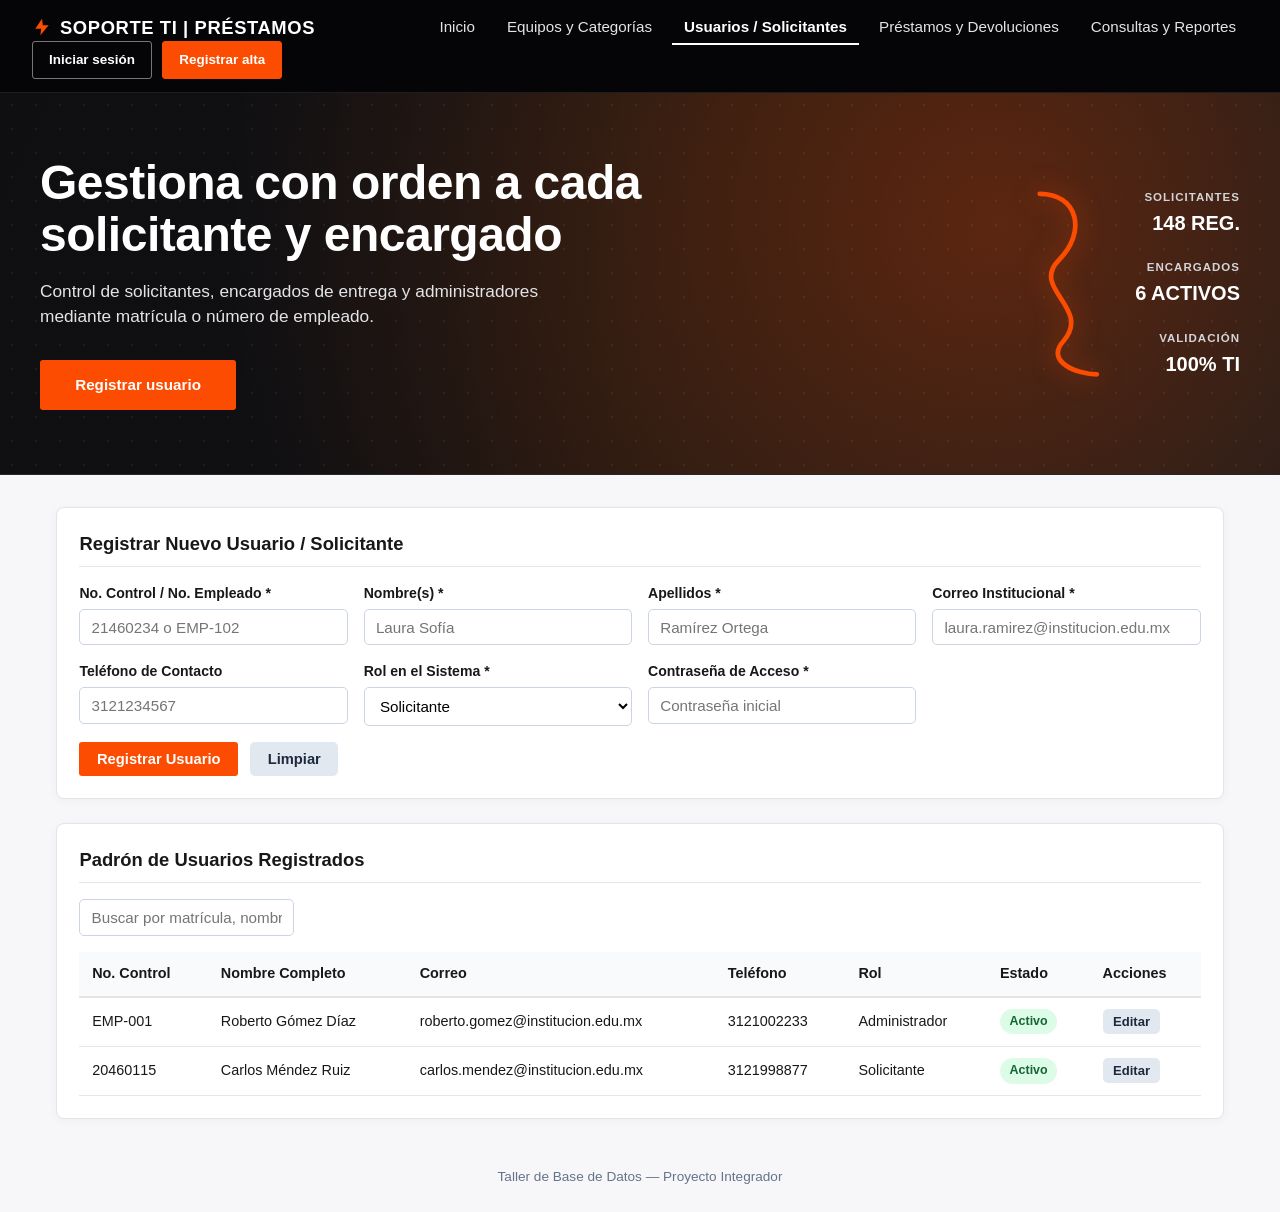
<file: solicitantes.html>
<!DOCTYPE html>
<html lang="es">
<head>
    <meta charset="UTF-8">
    <meta name="viewport" content="width=device-width, initial-scale=1.0">
    <title>Usuarios y Solicitantes | Soporte TI - Control de Préstamos</title>
    <link rel="stylesheet" href="css/estilos.css">
    <style>
        :root {
            --naranja-brand: #FC4C02;
            --naranja-hover: #e04400;
            --negro-nav: #050507;
            --negro-texto: #18181b;
            --gris-texto: #52525b;
            --fondo-claro: #f7f7fa;
        }

        body.pagina-solicitantes {
            background-color: var(--fondo-claro);
            color: var(--negro-texto);
        }

        /* Navbar negra estilo editorial con doble botón */
        .pagina-solicitantes .navbar {
            background-color: var(--negro-nav);
            border-bottom: 1px solid rgba(255, 255, 255, 0.1);
            box-shadow: none;
            padding: 0.85rem 2rem;
        }

        .pagina-solicitantes .navbar-brand {
            color: #ffffff;
            font-weight: 900;
            font-size: 1.15rem;
            letter-spacing: 0.6px;
            display: inline-flex;
            align-items: center;
            gap: 0.5rem;
            text-transform: uppercase;
        }

        .pagina-solicitantes .nav-links a {
            color: #e4e4e7;
            font-weight: 500;
            border-radius: 0;
            padding: 0.45rem 0.75rem;
        }

        .pagina-solicitantes .nav-links a:hover {
            background-color: transparent;
            color: #ffffff;
        }

        .pagina-solicitantes .nav-links a.activo {
            background-color: transparent;
            color: #ffffff;
            font-weight: 700;
            border-bottom: 2px solid #ffffff;
        }

        .nav-acciones-der {
            display: flex;
            align-items: center;
            gap: 0.65rem;
        }

        .btn-nav-outline-dark {
            border: 1px solid rgba(255, 255, 255, 0.45);
            background: transparent;
            color: #ffffff;
            padding: 0.48rem 1rem;
            border-radius: 3px;
            font-size: 0.84rem;
            font-weight: 700;
            text-decoration: none;
            transition: border-color 0.2s, background 0.2s;
        }

        .btn-nav-outline-dark:hover {
            border-color: #ffffff;
            background: rgba(255, 255, 255, 0.08);
        }

        .btn-nav-naranja {
            background: var(--naranja-brand);
            border: 1px solid var(--naranja-brand);
            color: #ffffff;
            padding: 0.48rem 1rem;
            border-radius: 3px;
            font-size: 0.84rem;
            font-weight: 700;
            text-decoration: none;
            transition: background 0.2s;
        }

        .btn-nav-naranja:hover {
            background: var(--naranja-hover);
        }

        /* Hero panorámico oscuro cálido con tipografía gigante a la izquierda y telemetría a la derecha */
        .hero-comunidad {
            position: relative;
            overflow: hidden;
            background:
                radial-gradient(circle at 78% 35%, rgba(252, 76, 2, 0.28) 0%, rgba(120, 53, 15, 0.25) 36%, rgba(15, 15, 18, 0.96) 75%),
                linear-gradient(115deg, #121215 0%, #231712 52%, #18181b 100%);
            color: #ffffff;
            padding: 4rem 2rem;
            border-bottom: 1px solid #27272a;
        }

        .hero-comunidad::before {
            content: "";
            position: absolute;
            inset: 0;
            background-image: radial-gradient(rgba(255, 255, 255, 0.06) 1px, transparent 1px);
            background-size: 24px 24px;
            pointer-events: none;
        }

        .hero-comunidad-inner {
            position: relative;
            z-index: 1;
            max-width: 1200px;
            margin: 0 auto;
            display: grid;
            grid-template-columns: 1.45fr 0.85fr;
            align-items: center;
            gap: 2rem;
        }

        .hero-comunidad h1 {
            font-size: 3rem;
            font-weight: 800;
            line-height: 1.08;
            letter-spacing: -0.5px;
            color: #ffffff;
            margin-bottom: 1.1rem;
            max-width: 620px;
        }

        .hero-comunidad p {
            font-size: 1.08rem;
            color: #e4e4e7;
            margin-bottom: 1.85rem;
            max-width: 520px;
            font-weight: 500;
        }

        .btn-hero-solid {
            display: inline-block;
            background-color: var(--naranja-brand);
            color: #ffffff;
            padding: 0.85rem 2.2rem;
            border-radius: 3px;
            font-size: 0.95rem;
            font-weight: 700;
            text-decoration: none;
            transition: background 0.2s, transform 0.15s;
        }

        .btn-hero-solid:hover {
            background-color: var(--naranja-hover);
            transform: translateY(-1px);
        }

        /* Bloque derecho con trazo naranja y métricas apiladas */
        .hero-telemetria {
            display: flex;
            align-items: center;
            justify-content: flex-end;
            gap: 1.5rem;
        }

        .trazo-naranja {
            width: 95px;
            height: 220px;
            filter: drop-shadow(0 0 12px rgba(252, 76, 2, 0.55));
        }

        .metricas-apiladas {
            display: flex;
            flex-direction: column;
            gap: 1.35rem;
            text-align: right;
        }

        .metrica-item .etiqueta {
            display: block;
            font-size: 0.72rem;
            font-weight: 700;
            letter-spacing: 1px;
            text-transform: uppercase;
            color: #d4d4d8;
        }

        .metrica-item .valor {
            display: block;
            font-size: 1.25rem;
            font-weight: 800;
            color: #ffffff;
            margin-top: 0.1rem;
        }

        /* Paneles, botones y tabla inferiores */
        .pagina-solicitantes .contenedor {
            margin-top: 2rem;
        }

        .pagina-solicitantes .panel {
            border: 1px solid #e4e4e7;
            box-shadow: 0 2px 10px rgba(0, 0, 0, 0.04);
        }

        .pagina-solicitantes .panel h2 {
            color: var(--negro-texto);
        }

        .pagina-solicitantes input:focus,
        .pagina-solicitantes select:focus {
            border-color: var(--naranja-brand);
        }

        .pagina-solicitantes .btn-primario {
            background-color: var(--naranja-brand);
            color: #ffffff;
            border-radius: 3px;
        }

        .pagina-solicitantes .btn-primario:hover {
            background-color: var(--naranja-hover);
        }

        .pagina-solicitantes th {
            color: var(--negro-texto);
            border-bottom: 2px solid #e4e4e7;
        }

        @media (max-width: 920px) {
            .nav-acciones-der {
                display: none;
            }
            .hero-comunidad-inner {
                grid-template-columns: 1fr;
            }
            .hero-comunidad h1 {
                font-size: 2.2rem;
            }
            .hero-telemetria {
                justify-content: flex-start;
                padding-top: 0.5rem;
            }
            .metricas-apiladas {
                flex-direction: row;
                flex-wrap: wrap;
                text-align: left;
                gap: 1.5rem;
            }
            .trazo-naranja {
                height: 110px;
                width: 60px;
            }
        }
    </style>
</head>
<body class="pagina-solicitantes">
    <nav class="navbar">
        <a href="index.html" class="navbar-brand">
            <svg width="20" height="20" viewBox="0 0 24 24" fill="none" aria-hidden="true">
                <path d="M12 2L4 14H11L10 22L20 10H13L12 2Z" fill="#FC4C02"/>
            </svg>
            Soporte TI | Préstamos
        </a>

        <button class="nav-toggle" id="btnMenu" aria-label="Abrir menú">☰ Menú</button>

        <ul class="nav-links" id="navLinks">
            <li><a href="index.html">Inicio</a></li>
            <li><a href="equipos.html">Equipos y Categorías</a></li>
            <li><a href="solicitantes.html" class="activo">Usuarios / Solicitantes</a></li>
            <li><a href="prestamos.html">Préstamos y Devoluciones</a></li>
            <li><a href="consultas.html">Consultas y Reportes</a></li>
        </ul>

        <div class="nav-acciones-der">
            <a href="index.html#acceso-personal" class="btn-nav-outline-dark">Iniciar sesión</a>
            <a href="#form-registro-usuario" class="btn-nav-naranja">Registrar alta</a>
        </div>
    </nav>

    <!-- Hero estilo editorial con trazo naranja y métricas -->
    <header class="hero-comunidad">
        <div class="hero-comunidad-inner">
            <div>
                <h1>Gestiona con orden a cada solicitante y encargado</h1>
                <p>Control de solicitantes, encargados de entrega y administradores mediante matrícula o número de empleado.</p>
                <a href="#form-registro-usuario" class="btn-hero-solid">Registrar usuario</a>
            </div>

            <div class="hero-telemetria" aria-hidden="true">
                <svg class="trazo-naranja" viewBox="0 0 100 220" fill="none">
                    <path d="M25 15 C65 15, 75 55, 45 85 C15 115, 80 135, 50 170 C30 192, 65 205, 85 205"
                          stroke="#FC4C02" stroke-width="5" stroke-linecap="round" stroke-linejoin="round"/>
                </svg>

                <div class="metricas-apiladas">
                    <div class="metrica-item">
                        <span class="etiqueta">Solicitantes</span>
                        <span class="valor">148 REG.</span>
                    </div>
                    <div class="metrica-item">
                        <span class="etiqueta">Encargados</span>
                        <span class="valor">6 ACTIVOS</span>
                    </div>
                    <div class="metrica-item">
                        <span class="etiqueta">Validación</span>
                        <span class="valor">100% TI</span>
                    </div>
                </div>
            </div>
        </div>
    </header>

    <main class="contenedor">
        <section class="panel" id="form-registro-usuario">
            <h2>Registrar Nuevo Usuario / Solicitante</h2>
            <form action="api/usuarios.php" method="POST" data-demo-form="Registro de Usuario">
                <div class="form-grid">
                    <div class="form-grupo">
                        <label for="numero_control">No. Control / No. Empleado *</label>
                        <input type="text" id="numero_control" name="numero_control" placeholder="21460234 o EMP-102" required>
                    </div>
                    <div class="form-grupo">
                        <label for="nombre">Nombre(s) *</label>
                        <input type="text" id="nombre" name="nombre" placeholder="Laura Sofía" required>
                    </div>
                    <div class="form-grupo">
                        <label for="apellidos">Apellidos *</label>
                        <input type="text" id="apellidos" name="apellidos" placeholder="Ramírez Ortega" required>
                    </div>
                    <div class="form-grupo">
                        <label for="correo">Correo Institucional *</label>
                        <input type="email" id="correo" name="correo" placeholder="laura.ramirez@institucion.edu.mx" required>
                    </div>
                    <div class="form-grupo">
                        <label for="telefono">Teléfono de Contacto</label>
                        <input type="tel" id="telefono" name="telefono" placeholder="3121234567">
                    </div>
                    <div class="form-grupo">
                        <label for="rol">Rol en el Sistema *</label>
                        <select id="rol" name="rol" required>
                            <option value="solicitante">Solicitante</option>
                            <option value="encargado">Encargado de Préstamos</option>
                            <option value="administrador">Administrador</option>
                        </select>
                    </div>
                    <div class="form-grupo">
                        <label for="password_hash">Contraseña de Acceso *</label>
                        <input type="password" id="password_hash" name="password" placeholder="Contraseña inicial" required>
                    </div>
                </div>
                <div class="acciones-form">
                    <button type="submit" class="btn btn-primario">Registrar Usuario</button>
                    <button type="reset" class="btn btn-secundario">Limpiar</button>
                </div>
            </form>
        </section>

        <section class="panel">
            <h2>Padrón de Usuarios Registrados</h2>
            <div class="barra-filtro">
                <input type="text" placeholder="Buscar por matrícula, nombre o rol..." data-filtro-tabla="tablaUsuarios">
            </div>
            <div class="tabla-responsive">
                <table id="tablaUsuarios">
                    <thead>
                        <tr>
                            <th>No. Control</th>
                            <th>Nombre Completo</th>
                            <th>Correo</th>
                            <th>Teléfono</th>
                            <th>Rol</th>
                            <th>Estado</th>
                            <th>Acciones</th>
                        </tr>
                    </thead>
                    <tbody>
                        <tr>
                            <td>EMP-001</td>
                            <td>Roberto Gómez Díaz</td>
                            <td>roberto.gomez@institucion.edu.mx</td>
                            <td>3121002233</td>
                            <td>Administrador</td>
                            <td><span class="badge badge-disponible">Activo</span></td>
                            <td><button class="btn btn-secundario btn-sm">Editar</button></td>
                        </tr>
                        <tr>
                            <td>20460115</td>
                            <td>Carlos Méndez Ruiz</td>
                            <td>carlos.mendez@institucion.edu.mx</td>
                            <td>3121998877</td>
                            <td>Solicitante</td>
                            <td><span class="badge badge-disponible">Activo</span></td>
                            <td><button class="btn btn-secundario btn-sm">Editar</button></td>
                        </tr>
                    </tbody>
                </table>
            </div>
        </section>
    </main>

    <footer>Taller de Base de Datos — Proyecto Integrador</footer>
    <script src="js/app.js"></script>
</body>
</html>
</file>
<file: css/estilos.css>
:root {
    --primario: #1e3a8a;
    --primario-hover: #1d4ed8;
    --fondo: #f1f5f9;
    --blanco: #ffffff;
    --texto: #1e293b;
    --gris: #64748b;
    --borde: #cbd5e1;
    --verde-bg: #dcfce7;
    --verde-txt: #166534;
    --amarillo-bg: #fef9c3;
    --amarillo-txt: #854d0e;
    --rojo-bg: #fee2e2;
    --rojo-txt: #991b1b;
    --azul-bg: #dbeafe;
    --azul-txt: #1e40af;
}

* {
    box-sizing: border-box;
    margin: 0;
    padding: 0;
    font-family: 'Segoe UI', Tahoma, Geneva, Verdana, sans-serif;
}

body {
    background-color: var(--fondo);
    color: var(--texto);
    line-height: 1.5;
}

/* Navegación */
.navbar {
    background-color: var(--primario);
    color: var(--blanco);
    padding: 0.9rem 1.5rem;
    display: flex;
    justify-content: space-between;
    align-items: center;
    flex-wrap: wrap;
    box-shadow: 0 2px 6px rgba(0,0,0,0.15);
}

.navbar-brand {
    font-size: 1.15rem;
    font-weight: 700;
    color: var(--blanco);
    text-decoration: none;
}

.nav-toggle {
    display: none;
    background: none;
    border: 1px solid rgba(255,255,255,0.4);
    color: var(--blanco);
    padding: 0.35rem 0.7rem;
    border-radius: 4px;
    font-size: 1.1rem;
    cursor: pointer;
}

.nav-links {
    list-style: none;
    display: flex;
    gap: 0.5rem;
    flex-wrap: wrap;
}

.nav-links a {
    color: #e2e8f0;
    text-decoration: none;
    padding: 0.45rem 0.85rem;
    border-radius: 5px;
    font-size: 0.95rem;
    transition: background 0.2s;
}

.nav-links a:hover,
.nav-links a.activo {
    background-color: rgba(255,255,255,0.2);
    color: var(--blanco);
    font-weight: 600;
}

/* Contenedor principal */
.contenedor {
    max-width: 1200px;
    margin: 1.5rem auto;
    padding: 0 1rem;
}

.encabezado-seccion {
    margin-bottom: 1.25rem;
}

.encabezado-seccion h1 {
    font-size: 1.6rem;
    color: var(--primario);
}

.encabezado-seccion p {
    color: var(--gris);
    font-size: 0.95rem;
}

/* Tarjetas KPI */
.grid-kpi {
    display: grid;
    grid-template-columns: repeat(auto-fit, minmax(210px, 1fr));
    gap: 1rem;
    margin-bottom: 1.5rem;
}

.kpi-card {
    background: var(--blanco);
    padding: 1.2rem;
    border-radius: 8px;
    border-left: 4px solid var(--primario);
    box-shadow: 0 1px 3px rgba(0,0,0,0.08);
}

.kpi-card.verde { border-left-color: #16a34a; }
.kpi-card.amarillo { border-left-color: #eab308; }
.kpi-card.rojo { border-left-color: #dc2626; }

.kpi-card h3 {
    font-size: 0.85rem;
    color: var(--gris);
    text-transform: uppercase;
}

.kpi-card .numero {
    font-size: 1.9rem;
    font-weight: 700;
    margin-top: 0.3rem;
}

/* Paneles y Formularios */
.panel {
    background: var(--blanco);
    padding: 1.4rem;
    border-radius: 8px;
    box-shadow: 0 1px 3px rgba(0,0,0,0.08);
    margin-bottom: 1.5rem;
}

.panel h2 {
    font-size: 1.15rem;
    margin-bottom: 1rem;
    padding-bottom: 0.5rem;
    border-bottom: 1px solid #e2e8f0;
    color: var(--primario);
}

.form-grid {
    display: grid;
    grid-template-columns: repeat(auto-fit, minmax(220px, 1fr));
    gap: 1rem;
}

.form-grupo {
    display: flex;
    flex-direction: column;
}

.form-grupo.completo {
    grid-column: 1 / -1;
}

label {
    font-size: 0.88rem;
    font-weight: 600;
    margin-bottom: 0.3rem;
}

input, select, textarea {
    padding: 0.55rem 0.7rem;
    border: 1px solid var(--borde);
    border-radius: 5px;
    font-size: 0.95rem;
    background: var(--blanco);
}

input:focus, select:focus, textarea:focus {
    outline: none;
    border-color: var(--primario);
}

.acciones-form {
    margin-top: 1rem;
    display: flex;
    gap: 0.75rem;
    flex-wrap: wrap;
}

/* Botones */
.btn {
    padding: 0.55rem 1.1rem;
    border: none;
    border-radius: 5px;
    font-size: 0.92rem;
    font-weight: 600;
    cursor: pointer;
    text-decoration: none;
    display: inline-block;
}

.btn-primario { background: var(--primario); color: var(--blanco); }
.btn-primario:hover { background: var(--primario-hover); }
.btn-secundario { background: #e2e8f0; color: var(--texto); }
.btn-exito { background: #16a34a; color: var(--blanco); }
.btn-alerta { background: #d97706; color: var(--blanco); }
.btn-peligro { background: #dc2626; color: var(--blanco); }
.btn-sm { padding: 0.3rem 0.65rem; font-size: 0.82rem; }

/* Tablas Responsivas */
.barra-filtro {
    display: flex;
    justify-content: space-between;
    align-items: center;
    gap: 0.75rem;
    margin-bottom: 1rem;
    flex-wrap: wrap;
}

.tabla-responsive {
    width: 100%;
    overflow-x: auto;
}

table {
    width: 100%;
    border-collapse: collapse;
    min-width: 680px;
}

th, td {
    padding: 0.7rem 0.8rem;
    text-align: left;
    border-bottom: 1px solid #e2e8f0;
    font-size: 0.9rem;
}

th {
    background-color: #f8fafc;
    font-weight: 700;
    color: var(--primario);
}

tr:hover {
    background-color: #f8fafc;
}

/* Etiquetas de estado */
.badge {
    padding: 0.22rem 0.6rem;
    border-radius: 999px;
    font-size: 0.78rem;
    font-weight: 700;
    display: inline-block;
    text-transform: capitalize;
}

.badge-disponible, .badge-devuelto { background: var(--verde-bg); color: var(--verde-txt); }
.badge-prestado, .badge-activo { background: var(--azul-bg); color: var(--azul-txt); }
.badge-mantenimiento { background: var(--amarillo-bg); color: var(--amarillo-txt); }
.badge-baja, .badge-atrasado, .badge-cancelado { background: var(--rojo-bg); color: var(--rojo-txt); }

.alerta-info {
    background: #eff6ff;
    border: 1px solid #bfdbfe;
    color: #1e40af;
    padding: 0.75rem 1rem;
    border-radius: 6px;
    margin-bottom: 1rem;
    font-size: 0.9rem;
}

footer {
    text-align: center;
    padding: 1.5rem;
    color: var(--gris);
    font-size: 0.85rem;
}

@media (max-width: 768px) {
    .nav-toggle { display: block; }
    .nav-links {
        display: none;
        width: 100%;
        flex-direction: column;
        margin-top: 0.75rem;
    }
    .nav-links.abierto { display: flex; }
}
</file>
